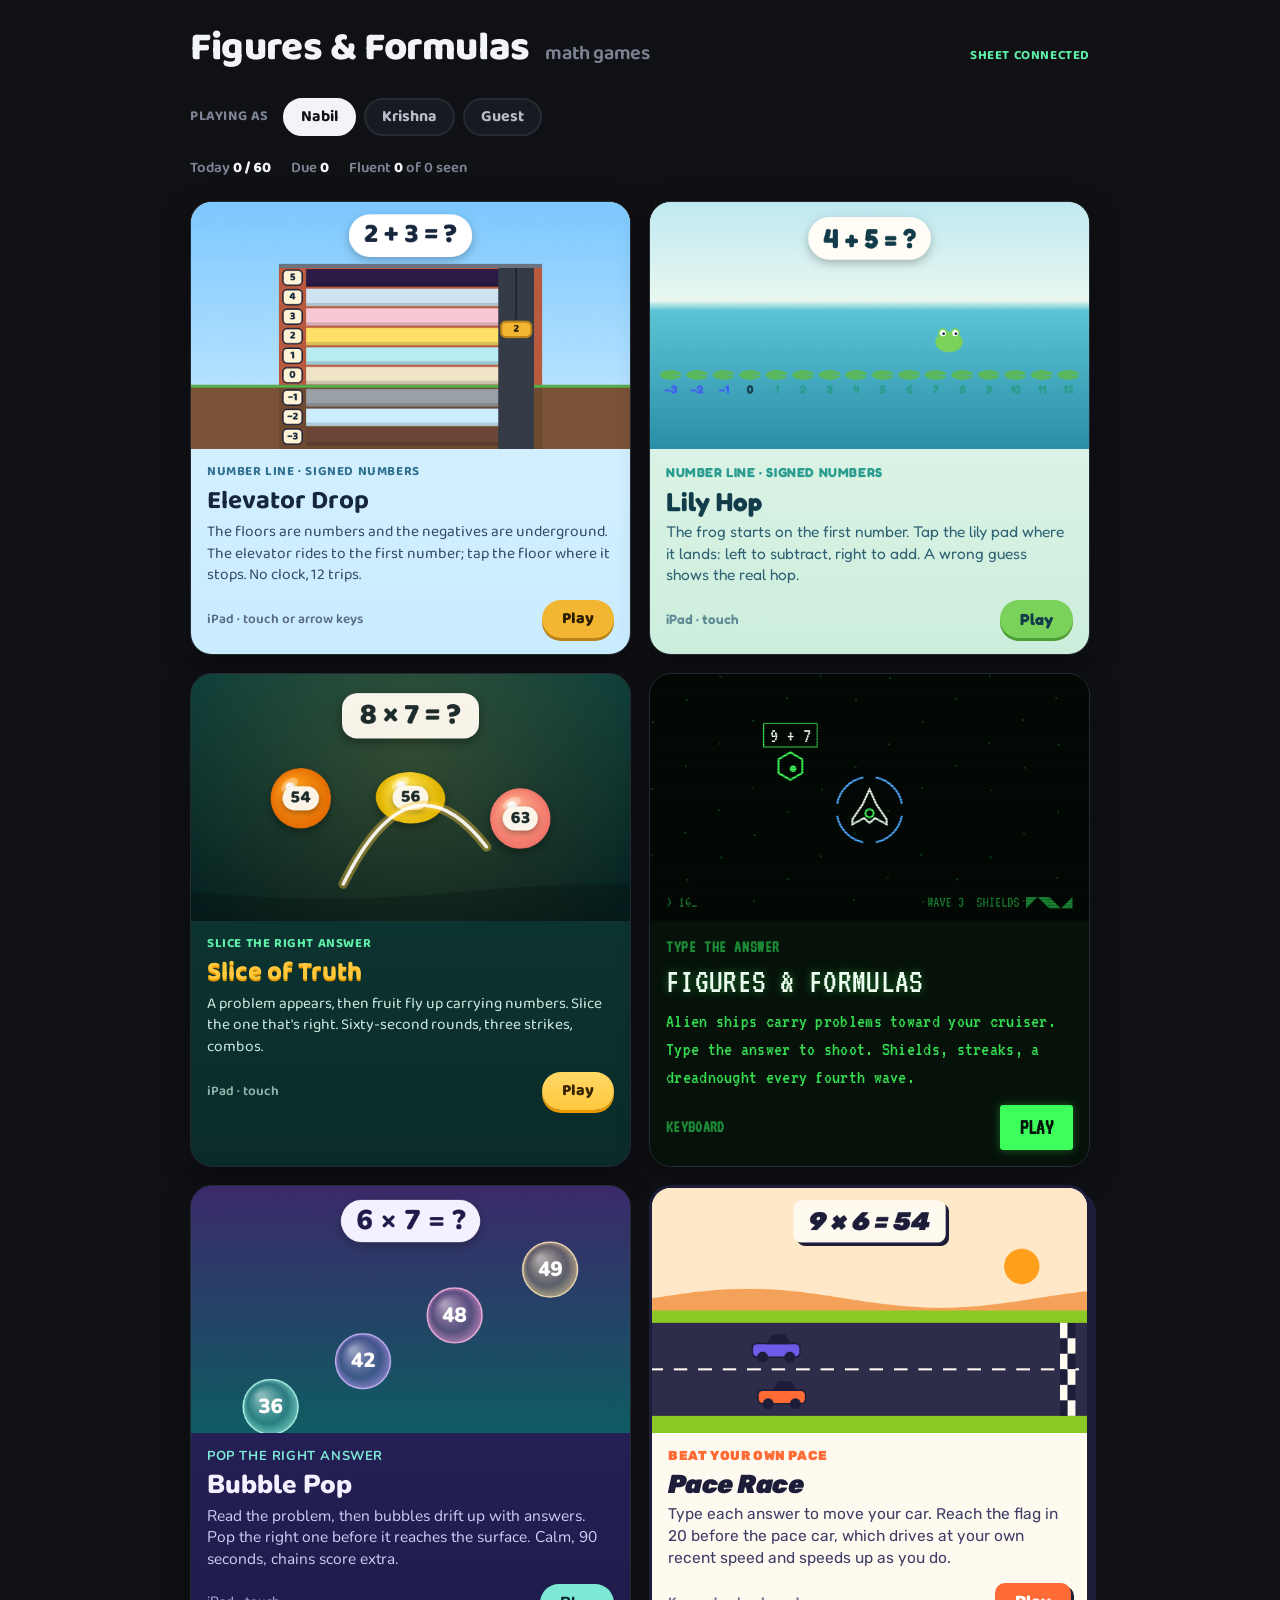
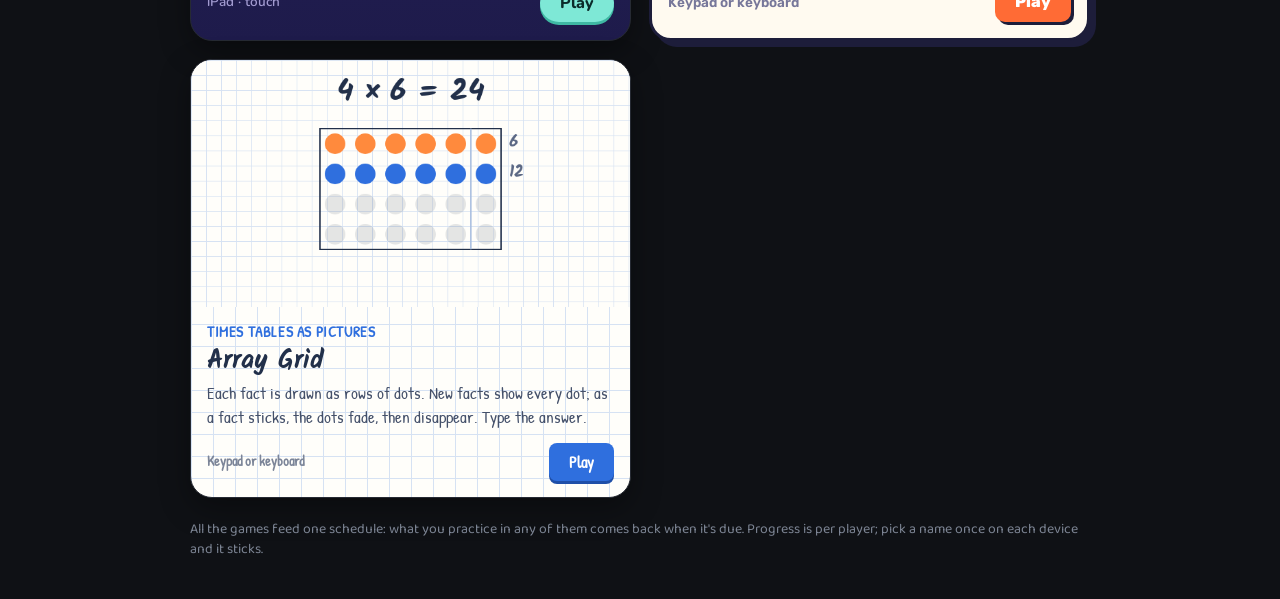
<file: web/index.html>
<!doctype html>
<html lang="en">
<head>
<meta charset="utf-8">
<meta name="viewport" content="width=device-width,initial-scale=1,viewport-fit=cover">
<title>Figures &amp; Formulas</title>
<meta name="description" content="Math fluency games on one spaced-repetition scheduler.">
<meta name="theme-color" content="#0f1115">
<meta name="apple-mobile-web-app-capable" content="yes">
<meta name="apple-mobile-web-app-status-bar-style" content="black-translucent">
<meta name="apple-mobile-web-app-title" content="Figures">
<link rel="manifest" href="manifest.webmanifest">
<link rel="icon" href="icons/icon-192.png">
<link rel="apple-touch-icon" href="icons/apple-touch-icon.png">
<link rel="preconnect" href="https://fonts.googleapis.com">
<link rel="preconnect" href="https://fonts.gstatic.com" crossorigin>
<link rel="stylesheet" href="https://fonts.googleapis.com/css2?family=Baloo+2:wght@600;700;800&family=VT323&family=Fredoka:wght@600;700&family=Nunito:wght@800;900&family=Rubik:ital,wght@0,700;0,900;1,900&family=Kalam:wght@700&family=Patrick+Hand&display=swap">
<style>
/* Layout: a calm neutral launcher. The page itself has no game styling; each card is a poster in its own game's look. */
:root{
  --bg:#0f1115; --surface:#171a21; --line:#262a33; --fg:#f2f4f8; --fg-soft:#b7bdc9; --fg-dim:#7d8594; --accent:#ffc83d;
  --font:'Baloo 2',ui-rounded,'SF Pro Rounded',system-ui,-apple-system,'Segoe UI',sans-serif;
  --pixel:'VT323','Courier New',ui-monospace,monospace;
  color-scheme:dark;
}
*{box-sizing:border-box}
[hidden]{display:none!important}
html{padding-top:env(safe-area-inset-top,0px);padding-bottom:env(safe-area-inset-bottom,0px)}
body{margin:0;background:var(--bg);color:var(--fg);font-family:var(--font);font-size:17px;line-height:1.4;
  padding-left:max(16px,env(safe-area-inset-left,0px));padding-right:max(16px,env(safe-area-inset-right,0px));padding-block:20px 40px;
  -webkit-tap-highlight-color:transparent}
.wrap{max-width:900px;margin:0 auto;display:flex;flex-direction:column;gap:22px;min-width:0}
header{display:flex;flex-wrap:wrap;justify-content:space-between;align-items:baseline;gap:8px 16px}
h1{margin:0;font-size:clamp(28px,5vw,40px);font-weight:800;letter-spacing:-.01em;text-wrap:balance}
h1 small{font-weight:600;color:var(--fg-dim);font-size:.5em;margin-left:8px}
.sync{font-size:13px;font-weight:700;letter-spacing:.6px;color:var(--fg-dim);text-transform:uppercase}
.sync.ok{color:#5ef0a8}
.who{display:flex;flex-wrap:wrap;align-items:center;gap:10px 14px}
.who .label{color:var(--fg-dim);font-weight:700;font-size:14px;text-transform:uppercase;letter-spacing:.6px}
.players{display:flex;gap:8px;flex-wrap:wrap}
.players button{font:inherit;font-weight:700;font-size:16px;border:2px solid var(--line);background:var(--surface);color:var(--fg-soft);border-radius:999px;padding:6px 16px;cursor:pointer}
.players button.on{background:var(--fg);color:var(--bg);border-color:var(--fg)}
.players button:focus-visible,.card:focus-visible{outline:3px solid var(--accent);outline-offset:3px}
.strip{display:flex;flex-wrap:wrap;gap:6px 20px;color:var(--fg-dim);font-size:15px;font-weight:600;font-variant-numeric:tabular-nums}
.strip b{color:var(--fg);font-weight:800}
.linkish{font:inherit;font-weight:700;color:var(--fg-soft);background:none;border:0;padding:0;text-decoration:underline;cursor:pointer}
.cards{display:grid;grid-template-columns:repeat(auto-fit,minmax(300px,1fr));gap:18px}
.card{display:flex;flex-direction:column;border-radius:22px;overflow:hidden;text-decoration:none;color:inherit;background:var(--surface);border:1px solid var(--line);
  box-shadow:0 10px 30px rgba(0,0,0,.35);transition:transform .12s,box-shadow .12s;min-width:0}
.card:hover{transform:translateY(-3px);box-shadow:0 16px 40px rgba(0,0,0,.45)}
.card canvas{display:block;width:100%;height:auto;aspect-ratio:16/9;max-width:100%}
.card .body{padding:14px 16px 16px;display:flex;flex-direction:column;gap:6px}
.card .kicker{font-size:13px;font-weight:700;letter-spacing:.6px;text-transform:uppercase}
.card h2{margin:0;font-size:26px;line-height:1.05;text-wrap:balance}
.card p{margin:0;color:var(--fg-soft);font-size:15.5px}
.card .foot{display:flex;justify-content:space-between;align-items:center;margin-top:8px}
.card .meta{color:var(--fg-dim);font-size:13.5px;font-weight:600}
.play{font:inherit;font-weight:800;font-size:16px;border:0;border-radius:999px;padding:8px 20px;cursor:pointer}
/* poster-specific */
.card.shooter{background:#06110a}
.card.shooter .body{font-family:var(--pixel);font-size:21px;letter-spacing:.3px}
.card.shooter .kicker{color:#1c8a36;font-family:var(--pixel);font-size:17px}
.card.shooter h2{font-family:var(--pixel);font-weight:400;font-size:34px;color:#eefff1;text-shadow:0 0 8px rgba(61,255,92,.45)}
.card.shooter p{color:#3dff5c;opacity:.85;font-size:20px}
.card.shooter .meta{color:#1c8a36;font-size:17px}
.card.shooter .play{background:#3dff5c;color:#06110a;font-family:var(--pixel);font-size:21px;border-radius:3px;box-shadow:0 0 10px rgba(61,255,92,.35)}
.card.slice{background:linear-gradient(180deg,#0e3c39,#0a2b29)}
.card.slice .kicker{color:#5ef0a8}
.card.slice h2{color:#ffc83d;text-shadow:0 2px 0 #e89a00}
.card.slice p{color:#cfe8df}
.card.slice .meta{color:#8fb8ad}
.card.slice .play{background:linear-gradient(180deg,#ffd866,#ffc83d);color:#3a2500;box-shadow:0 3px 0 #e89a00}
.card.hop{background:linear-gradient(180deg,#e9f8ef,#cdeedd);font-family:Fredoka,var(--font)}
.card.hop .kicker{color:#2a9d8f}.card.hop h2{color:#123c4a;font-weight:700}.card.hop p{color:#2f6273}.card.hop .meta{color:#5d8a95}
.card.hop .play{background:#7bd25b;color:#123c4a;box-shadow:0 3px 0 #4e9e35}
.card.bubbles{background:linear-gradient(180deg,#2a2560,#1e1b4b);font-family:Nunito,var(--font)}
.card.bubbles .kicker{color:#7ee8d6}.card.bubbles h2{color:#f4f0ff;font-weight:900}.card.bubbles p{color:#d4ccf5}.card.bubbles .meta{color:#a29bd0}
.card.bubbles .play{background:#7ee8d6;color:#0b2b2a;box-shadow:0 3px 0 #3fb8a3}
.card.race{background:#fffaf0;border:3px solid #1d1d3a;box-shadow:6px 6px 0 #1d1d3a;font-family:Rubik,var(--font)}
.card.race .kicker{color:#ff6b35;font-weight:900}.card.race h2{color:#1d1d3a;font-style:italic;font-weight:900;letter-spacing:-.02em}.card.race p{color:#3e3e66}.card.race .meta{color:#77779a}
.card.race .play{background:#ff6b35;color:#fff;border-radius:10px;box-shadow:3px 3px 0 #1d1d3a}
.card.arrays{background:#fffefa;background-image:linear-gradient(#d6e2f3 1px,transparent 1px),linear-gradient(90deg,#d6e2f3 1px,transparent 1px);background-size:22px 22px;font-family:"Patrick Hand",var(--font)}
.card.arrays .kicker{color:#2f6fde;font-size:15px}.card.arrays h2{color:#22304a;font-family:Kalam,var(--font);font-weight:700}.card.arrays p{color:#44506a;font-size:17px}.card.arrays .meta{color:#7c8598}
.card.arrays .play{background:#2f6fde;color:#fff;border-radius:8px;box-shadow:0 3px 0 #1f4fa8}
.card.elevator{background:linear-gradient(180deg,#dff3ff,#c9ecff)}
.card.elevator .kicker{color:#2f6f8f}.card.elevator h2{color:#16263d}.card.elevator p{color:#33496a}.card.elevator .meta{color:#5a6b82}
.card.elevator .play{background:#f2b632;color:#2b1d00;box-shadow:0 3px 0 #b9821a}
.soon{border-style:dashed;opacity:.7;align-items:center;justify-content:center;min-height:200px;color:var(--fg-dim);font-weight:700;text-align:center;padding:20px}
footer{color:var(--fg-dim);font-size:14px}
footer a{color:var(--fg-soft)}
@media (prefers-reduced-motion:reduce){.card{transition:none}}
</style>
</head>
<body>
<div class="wrap">
  <header>
    <h1>Figures &amp; Formulas <small>math games</small></h1>
    <span id="hudSync" class="sync">LOCAL</span>
  </header>

  <div class="who">
    <span class="label">Playing as</span>
    <div class="players" id="players"></div>
  </div>
  <div class="strip" id="strip"></div>

  <section class="cards">
    <a class="card elevator" href="elevator/">
      <canvas data-preview="elevator" width="640" height="360" aria-hidden="true"></canvas>
      <div class="body">
        <span class="kicker">Number line · signed numbers</span>
        <h2>Elevator Drop</h2>
        <p>The floors are numbers and the negatives are underground. The elevator rides to the first number; tap the floor where it stops. No clock, 12 trips.</p>
        <div class="foot"><span class="meta">iPad · touch or arrow keys</span><span class="play">Play</span></div>
      </div>
    </a>
    <a class="card hop" href="hop/">
      <canvas data-preview="hop" width="640" height="360" aria-hidden="true"></canvas>
      <div class="body">
        <span class="kicker">Number line · signed numbers</span>
        <h2>Lily Hop</h2>
        <p>The frog starts on the first number. Tap the lily pad where it lands: left to subtract, right to add. A wrong guess shows the real hop.</p>
        <div class="foot"><span class="meta">iPad · touch</span><span class="play">Play</span></div>
      </div>
    </a>
    <a class="card slice" href="slice/">
      <canvas data-preview="slice" width="640" height="360" aria-hidden="true"></canvas>
      <div class="body">
        <span class="kicker">Slice the right answer</span>
        <h2>Slice of Truth</h2>
        <p>A problem appears, then fruit fly up carrying numbers. Slice the one that's right. Sixty-second rounds, three strikes, combos.</p>
        <div class="foot"><span class="meta">iPad · touch</span><span class="play">Play</span></div>
      </div>
    </a>
    <a class="card shooter" href="shooter/">
      <canvas data-preview="shooter" width="640" height="360" aria-hidden="true"></canvas>
      <div class="body">
        <span class="kicker">TYPE THE ANSWER</span>
        <h2>FIGURES &amp; FORMULAS</h2>
        <p>Alien ships carry problems toward your cruiser. Type the answer to shoot. Shields, streaks, a dreadnought every fourth wave.</p>
        <div class="foot"><span class="meta">KEYBOARD</span><span class="play">PLAY</span></div>
      </div>
    </a>
    <a class="card bubbles" href="bubbles/">
      <canvas data-preview="bubbles" width="640" height="360" aria-hidden="true"></canvas>
      <div class="body">
        <span class="kicker">Pop the right answer</span>
        <h2>Bubble Pop</h2>
        <p>Read the problem, then bubbles drift up with answers. Pop the right one before it reaches the surface. Calm, 90 seconds, chains score extra.</p>
        <div class="foot"><span class="meta">iPad · touch</span><span class="play">Play</span></div>
      </div>
    </a>
    <a class="card race" href="race/">
      <canvas data-preview="race" width="640" height="360" aria-hidden="true"></canvas>
      <div class="body">
        <span class="kicker">Beat your own pace</span>
        <h2>Pace Race</h2>
        <p>Type each answer to move your car. Reach the flag in 20 before the pace car, which drives at your own recent speed and speeds up as you do.</p>
        <div class="foot"><span class="meta">Keypad or keyboard</span><span class="play">Play</span></div>
      </div>
    </a>
    <a class="card arrays" href="arrays/">
      <canvas data-preview="arrays" width="640" height="360" aria-hidden="true"></canvas>
      <div class="body">
        <span class="kicker">Times tables as pictures</span>
        <h2>Array Grid</h2>
        <p>Each fact is drawn as rows of dots. New facts show every dot; as a fact sticks, the dots fade, then disappear. Type the answer.</p>
        <div class="foot"><span class="meta">Keypad or keyboard</span><span class="play">Play</span></div>
      </div>
    </a>
  </section>

  <footer>All the games feed one schedule: what you practice in any of them comes back when it's due. Progress is per player; pick a name once on each device and it sticks.</footer>
</div>

<script src="config.js?v=__BUILD__"></script>
<script src="js/facts.js?v=__BUILD__"></script>
<script src="js/scheduler.js?v=__BUILD__"></script>
<script src="js/store.js?v=__BUILD__"></script>
<script src="js/player.js?v=__BUILD__"></script>
<script>
(function () {
  'use strict';
  const $ = s => document.querySelector(s);
  const { PLAYERS, cap } = FF.player;
  let player = FF.player.current();
  function render() {
    $('#players').innerHTML = PLAYERS.map(p => `<button data-p="${p}" class="${p === player ? 'on' : ''}">${cap(p)}</button>`).join('');
    $('#players').querySelectorAll('button').forEach(b => b.onclick = () => { player = b.dataset.p; FF.player.set(player); render(); });
    const guest = FF.player.isGuest(player);
    const S = FF.store.LocalStore.load(player, FF.player.FIRST);
    const sched = new FF.Scheduler(FF.facts, S, {});
    const cards = Object.values(S.cards), fluent = cards.filter(c => c.stage === 'fluent').length;
    const n = sched.todayCount(), g = S.settings.goal;
    $('#strip').innerHTML = `<span>Today <b>${n}${n >= g ? ' ✓' : ' / ' + g}</b></span><span>Due <b>${sched.dueCount()}</b></span><span>Fluent <b>${fluent}</b> of ${cards.length} seen</span>${S.synced ? `<span>Synced <b>${new Date(S.synced).toLocaleDateString()}</b></span>` : ''}${guest ? `<span>Guest: saved on this device only · <button class="linkish" id="fresh">Start fresh</button></span>` : ''}`;
    if (guest) $('#fresh').onclick = () => { if (confirm('Clear guest progress on this device?')) { FF.store.LocalStore.clear(player, FF.player.FIRST); render(); } };
    const sheet = !!(window.FF_CONFIG && FF_CONFIG.endpoint) && !guest;
    $('#hudSync').textContent = sheet ? 'Sheet connected' : guest ? 'Guest · not synced' : 'Local only'; $('#hudSync').className = 'sync ' + (sheet ? 'ok' : '');
  }
  render();

  /* ---- posters: each drawn in its game's own idiom ---- */
  const reduce = matchMedia('(prefers-reduced-motion: reduce)').matches;
  function roundRect(c, x, y, w, h, r) { c.beginPath(); c.moveTo(x + r, y); c.arcTo(x + w, y, x + w, y + h, r); c.arcTo(x + w, y + h, x, y + h, r); c.arcTo(x, y + h, x, y, r); c.arcTo(x, y, x + w, y, r); c.closePath(); }

  // Slice of Truth: orchard sky, pinned question, glossy fruit with number labels, a blade trail
  const FRUIT = [
    { skin: '#2b9348', skin2: '#1b5e20', stripes: true }, { skin: '#ff9f1c', skin2: '#e36a00' }, { skin: '#ef233c', skin2: '#9d0208', leaf: true }, { skin: '#ffe14d', skin2: '#e0b400', lemon: true }, { skin: '#8e44ad', skin2: '#4a1a6b' }, { skin: '#ffad8a', skin2: '#f07167' }
  ];
  function fruit(c, k, r) {
    c.save(); c.shadowColor = 'rgba(0,0,0,.35)'; c.shadowBlur = 14; c.shadowOffsetY = 6;
    const g = c.createRadialGradient(-r * .35, -r * .4, r * .1, 0, 0, r * 1.05); g.addColorStop(0, '#fff'); g.addColorStop(.12, k.skin); g.addColorStop(1, k.skin2); c.fillStyle = g;
    c.beginPath(); if (k.lemon) c.ellipse(0, 0, r * 1.15, r * .85, 0, 0, Math.PI * 2); else c.arc(0, 0, r, 0, Math.PI * 2); c.fill(); c.shadowColor = 'transparent';
    if (k.stripes) { c.strokeStyle = k.skin2; c.lineWidth = r * .1; for (let i = -2; i <= 2; i++) { c.beginPath(); c.ellipse(i * r * .32, 0, r * .12, r * .9, 0, -Math.PI / 2, Math.PI / 2); c.stroke(); } }
    if (k.leaf) { c.fillStyle = '#52b788'; c.beginPath(); c.ellipse(r * .35, -r * .95, r * .28, r * .13, -.4, 0, Math.PI * 2); c.fill(); }
    c.fillStyle = 'rgba(255,255,255,.35)'; c.beginPath(); c.ellipse(-r * .35, -r * .45, r * .32, r * .18, -.6, 0, Math.PI * 2); c.fill(); c.restore();
  }
  function label(c, x, y, text, fs) { c.font = '800 ' + fs + 'px ' + getComputedStyle(document.documentElement).getPropertyValue('--font'); c.textAlign = 'center'; c.textBaseline = 'middle';
    const w = c.measureText(text).width + fs * .9, h = fs * 1.35; c.save(); c.shadowColor = 'rgba(0,0,0,.35)'; c.shadowBlur = 8; c.shadowOffsetY = 3; c.fillStyle = 'rgba(255,250,240,.96)'; roundRect(c, x - w / 2, y - h / 2, w, h, h / 2); c.fill(); c.restore(); c.fillStyle = '#1d2b2a'; c.fillText(text, x, y + fs * .06); }
  function drawSlice(c, W, H, t) {
    const g = c.createLinearGradient(0, 0, 0, H); g.addColorStop(0, '#0b3d3a'); g.addColorStop(1, '#06201f'); c.fillStyle = g; c.fillRect(0, 0, W, H);
    const rg = c.createRadialGradient(W * .5, H * .3, 10, W * .5, H * .3, W * .6); rg.addColorStop(0, 'rgba(255,200,61,.16)'); rg.addColorStop(1, 'rgba(255,200,61,0)'); c.fillStyle = rg; c.fillRect(0, 0, W, H);
    c.fillStyle = 'rgba(0,0,0,.2)'; c.beginPath(); c.moveTo(0, H); for (let x = 0; x <= W; x += 16) c.lineTo(x, H * .88 + Math.sin(x / W * 5) * H * .03); c.lineTo(W, H); c.fill();
    // pinned question
    c.font = '800 44px ' + getComputedStyle(document.documentElement).getPropertyValue('--font'); c.textAlign = 'center'; c.textBaseline = 'middle';
    const q = '8 × 7 = ?', qw = c.measureText(q).width + 52, qh = 66; c.save(); c.shadowColor = 'rgba(0,0,0,.4)'; c.shadowBlur = 16; c.shadowOffsetY = 5; c.fillStyle = 'rgba(255,250,240,.97)'; roundRect(c, W / 2 - qw / 2, 28, qw, qh, 22); c.fill(); c.restore(); c.fillStyle = '#1d2b2a'; c.fillText(q, W / 2, 28 + qh / 2 + 3);
    // three fruit on gentle arcs, phase-shifted; the middle one carries the answer
    const vals = ['54', '56', '63'];
    [0, 1, 2].forEach(i => { const k = (t / 3200 + i * .12) % 1, x = W * (0.25 + i * .25), y = H + 40 - Math.sin(k * Math.PI) * (H * .62), r = 44;
      c.save(); c.translate(x, y); c.rotate((k - .5) * .8); fruit(c, FRUIT[(i * 2 + 1) % FRUIT.length], r); c.restore(); label(c, x, y, vals[i], 26); });
    // blade trail
    const s = (t / 1400) % 1; c.lineCap = 'round'; for (let pass = 0; pass < 2; pass++) { c.strokeStyle = pass ? 'rgba(255,255,255,.9)' : 'rgba(255,200,61,.4)'; c.lineWidth = pass ? 5 : 14; c.beginPath(); c.moveTo(W * .3 + s * 30, H * .85); c.quadraticCurveTo(W * .5, H * .3, W * .72 - s * 30, H * .7); c.stroke(); }
  }
  // Figures & Formulas: phosphor screen, cruiser with corner shields, a hex drone with a problem, scanlines
  function drawShooter(c, W, H, t) {
    const pixel = getComputedStyle(document.documentElement).getPropertyValue('--pixel');
    c.fillStyle = '#030904'; c.fillRect(0, 0, W, H); c.fillStyle = '#0d3a19'; for (let i = 0; i < 50; i++) c.fillRect((i * 197) % W, (i * 131) % H, 3, 3);
    c.save(); c.translate(W / 2, H * .55); c.lineWidth = 3; [-3 * Math.PI / 4, -Math.PI / 4, 3 * Math.PI / 4, Math.PI / 4].forEach(a => { c.strokeStyle = '#4fa8ff'; c.beginPath(); c.arc(0, 0, 48, a - .6, a + .6); c.stroke(); });
    c.strokeStyle = '#eefff1'; c.fillStyle = '#030904'; c.lineWidth = 3; c.beginPath(); c.moveTo(0, -30); c.lineTo(10, -8); c.lineTo(25, 14); c.lineTo(25, 21); c.lineTo(8, 12); c.lineTo(0, 19); c.lineTo(-8, 12); c.lineTo(-25, 21); c.lineTo(-25, 14); c.lineTo(-10, -8); c.closePath(); c.fill(); c.stroke();
    c.strokeStyle = '#3dff5c'; c.beginPath(); c.arc(0, 5, 6, 0, Math.PI * 2); c.stroke(); c.restore();
    const k = (t / 2600) % 1, ex = 70 + (W / 2 - 70) * k, ey = 60 + (H * .55 - 60) * k;
    c.strokeStyle = '#3dff5c'; c.lineWidth = 3; c.fillStyle = '#030904'; c.beginPath(); for (let i = 0; i < 6; i++) { const a = i * Math.PI / 3 + Math.PI / 6; c.lineTo(ex + Math.cos(a) * 20, ey + Math.sin(a) * 20); } c.closePath(); c.fill(); c.stroke();
    c.fillStyle = '#3dff5c'; c.beginPath(); c.arc(ex + 4, ey + 4, 5, 0, Math.PI * 2); c.fill();
    c.font = '30px ' + pixel; c.textAlign = 'center'; c.textBaseline = 'middle'; const p = '9 + 7', pw = c.measureText(p).width + 18; c.fillStyle = '#030904'; c.fillRect(ex - pw / 2, ey - 62, pw, 34); c.strokeStyle = '#3dff5c'; c.lineWidth = 1.5; c.strokeRect(ex - pw / 2, ey - 62, pw, 34); c.fillStyle = '#eefff1'; c.fillText(p, ex, ey - 44);
    if (k > .55) { c.strokeStyle = '#eefff1'; c.lineWidth = 4; c.globalAlpha = (k - .55) * 2; c.beginPath(); c.moveTo(W / 2, H * .55); c.lineTo(ex, ey); c.stroke(); c.globalAlpha = 1; }
    c.font = '22px ' + pixel; c.fillStyle = '#1c8a36'; c.textAlign = 'left'; c.fillText('> 16_', 24, H - 28); c.textAlign = 'right'; c.fillText('WAVE 3  SHIELDS ◤◥◣◢', W - 24, H - 28);
    c.fillStyle = 'rgba(0,0,0,.28)'; for (let y = 0; y < H; y += 4) c.fillRect(0, y, W, 2);
  }
  function rr2(c, x, y, w, h, r) { c.beginPath(); c.moveTo(x + r, y); c.arcTo(x + w, y, x + w, y + h, r); c.arcTo(x + w, y + h, x, y + h, r); c.arcTo(x, y + h, x, y, r); c.arcTo(x, y, x + w, y, r); c.closePath(); }
  function card(c, x, y, text, font, bg, fg, shadow) { c.font = font; c.textAlign = 'center'; c.textBaseline = 'middle'; const w = c.measureText(text).width + 44, h = 62;
    c.save(); if (shadow) { c.fillStyle = shadow; rr2(c, x - w / 2 + 5, y + 5, w, h, 12); c.fill(); } else { c.shadowColor = 'rgba(0,0,0,.25)'; c.shadowBlur = 14; c.shadowOffsetY = 5; } c.fillStyle = bg; rr2(c, x - w / 2, y, w, h, shadow ? 12 : h / 2); c.fill(); c.restore(); c.fillStyle = fg; c.fillText(text, x, y + h / 2 + 2); }
  // Lily Hop: pond, pads -3..12, frog arcing from 4 toward 9
  function drawHop(c, W, H, t) {
    const g = c.createLinearGradient(0, 0, 0, H); g.addColorStop(0, '#bfe9f2'); g.addColorStop(.4, '#e9f8ef'); g.addColorStop(.44, '#5cc4d6'); g.addColorStop(1, '#2b8ea8'); c.fillStyle = g; c.fillRect(0, 0, W, H);
    card(c, W / 2, 22, '4 + 5 = ?', '700 40px Fredoka, sans-serif', '#fffdf6', '#123c4a');
    const lo = -3, hi = 12, y = H * .7, px = n => 30 + (n - lo) * (W - 60) / (hi - lo);
    for (let n = lo; n <= hi; n++) { c.fillStyle = '#5cb85c'; c.beginPath(); c.ellipse(px(n), y, 16, 7, 0, .25, Math.PI * 2 - .05); c.lineTo(px(n), y); c.fill();
      c.font = '700 17px Fredoka, sans-serif'; c.textAlign = 'center'; c.fillStyle = n < 0 ? '#4361ee' : n > 0 ? '#2a9d8f' : '#123c4a'; c.fillText(String(n).replace('-', '−'), px(n), y + 22); }
    const k = (t / 2400) % 1, step = Math.min(4, Math.floor(k * 6)), f = k * 6 - step, from = 4 + step, to = Math.min(9, from + 1), done = step >= 5;
    const fx = done ? px(9) : px(from) + (px(to) - px(from)) * Math.min(1, f), fy = y - 14 - (done ? 0 : Math.sin(Math.min(1, f) * Math.PI) * 34);
    c.fillStyle = '#7bd25b'; c.beginPath(); c.ellipse(fx, fy, 20, 15, 0, 0, Math.PI * 2); c.fill(); [-9, 9].forEach(e => { c.beginPath(); c.arc(fx + e, fy - 13, 7, 0, Math.PI * 2); c.fill(); c.fillStyle = '#fff'; c.beginPath(); c.arc(fx + e, fy - 13, 4.5, 0, Math.PI * 2); c.fill(); c.fillStyle = '#123'; c.beginPath(); c.arc(fx + e + 1, fy - 12, 2, 0, Math.PI * 2); c.fill(); c.fillStyle = '#7bd25b'; });
  }
  // Elevator Drop: a brick building, each floor its own room (walls only), negatives underground; the car rides from 2 up to 5
  function drawElevator(c, W, H, t) {
    const lo = -3, hi = 5, top = 96, rh = (H - top - 8) / (hi - lo + 1), fy = n => top + (hi - n) * rh + (n < 0 ? 4 : 0), gy = fy(0) + rh;
    const WALL = { 5: '#2b1a46', 4: '#cfe3f2', 3: '#f8c8d4', 2: '#ffe066', 1: '#b6ecf2', 0: '#efe3c8', '-1': '#9aa0a8', '-2': '#cdeeff', '-3': '#6b4636' };
    let g = c.createLinearGradient(0, 0, 0, H); g.addColorStop(0, '#7cc8ff'); g.addColorStop(1, '#c9ecff'); c.fillStyle = g; c.fillRect(0, 0, W, H);
    card(c, W / 2, 18, '2 + 3 = ?', '800 40px "Baloo 2", sans-serif', '#ffffff', '#16263d');
    const bx0 = W * .2, bx1 = W * .8, sx = bx1 - 64;
    c.fillStyle = '#6c7380'; c.fillRect(bx0, top - 6, bx1 - bx0, 6);
    c.fillStyle = '#b85a3e'; c.fillRect(bx0, top, bx1 - bx0, gy - top); c.fillStyle = '#7a5236'; c.fillRect(0, gy, W, H - gy); c.fillStyle = '#6e4a30'; c.fillRect(bx0, gy, bx1 - bx0, H - gy);
    c.fillStyle = '#55b04a'; c.fillRect(0, gy, W, 4);
    const k = (t / 3600) % 1, e = k < .3 ? 0 : k > .7 ? 1 : (1 - Math.cos((k - .3) / .4 * Math.PI)) / 2, at = 2 + 3 * e;
    for (let n = lo; n <= hi; n++) { const y = fy(n); c.fillStyle = WALL[n]; c.fillRect(bx0 + 40, y + 2, sx - bx0 - 40, rh - 3); c.fillStyle = 'rgba(0,0,0,.15)'; c.fillRect(bx0 + 40, y + rh - 6, sx - bx0 - 40, 5);
      if (n === 5 && k > .7) { c.fillStyle = 'rgba(47,191,113,.55)'; c.fillRect(bx0 + 40, y + 2, sx - bx0 - 40, rh - 3); }
      c.fillStyle = '#fff4d6'; c.strokeStyle = '#23233a'; c.lineWidth = 2; rr2(c, bx0 + 6, y + rh / 2 - 11, 28, 22, 6); c.fill(); c.stroke();
      c.font = '800 16px "Baloo 2", sans-serif'; c.textAlign = 'center'; c.textBaseline = 'middle'; c.fillStyle = '#16263d'; c.fillText(String(n).replace('-', '−'), bx0 + 20, y + rh / 2 + 1); }
    c.fillStyle = '#353b46'; c.fillRect(sx, top, 52, H - top);
    const cy = top + (hi - at) * rh; c.fillStyle = '#1d2129'; c.fillRect(sx + 25, top, 2, cy - top);
    c.fillStyle = '#f2b632'; c.strokeStyle = '#b9821a'; c.lineWidth = 3; rr2(c, sx + 4, cy + 3, 44, rh - 6, 7); c.fill(); c.stroke();
    c.font = '800 16px "Baloo 2", sans-serif'; c.fillStyle = '#2b1d00'; c.fillText(String(Math.round(at)), sx + 26, cy + rh / 2 + 1);
  }
  // Bubble Pop: dusk water, problem card, four rising bubbles
  function drawBubbles(c, W, H, t) {
    const g = c.createLinearGradient(0, 0, 0, H); g.addColorStop(0, '#3b2a6b'); g.addColorStop(1, '#0f5c63'); c.fillStyle = g; c.fillRect(0, 0, W, H);
    card(c, W / 2, 20, '6 × 7 = ?', '900 40px Nunito, sans-serif', '#f4f0ff', '#1e1b4b');
    const vals = ['36', '42', '48', '49'], hues = [168, 262, 320, 40];
    vals.forEach((v, i) => { const r = 40, x = W * (.17 + i * .22) + Math.sin(t / 700 + i) * 8, y = H + r - (((t / 5200) + i * .23) % 1) * (H - 70);
      const gr = c.createRadialGradient(x - r * .35, y - r * .4, 4, x, y, r); gr.addColorStop(0, `hsla(${hues[i]},90%,92%,.6)`); gr.addColorStop(.7, `hsla(${hues[i]},80%,70%,.25)`); gr.addColorStop(1, `hsla(${hues[i]},90%,80%,.6)`);
      c.fillStyle = gr; c.beginPath(); c.arc(x, y, r, 0, Math.PI * 2); c.fill(); c.strokeStyle = `hsla(${hues[i]},90%,85%,.9)`; c.lineWidth = 2; c.stroke();
      c.font = '900 30px Nunito, sans-serif'; c.textAlign = 'center'; c.textBaseline = 'middle'; c.fillStyle = '#fff'; c.fillText(v, x, y + 2); });
  }
  // Pace Race: sky, hills, two lanes, cars nose to nose
  function drawRace(c, W, H, t) {
    c.fillStyle = '#ffe8c7'; c.fillRect(0, 0, W, H); c.fillStyle = '#ff9f1c'; c.beginPath(); c.arc(W * .85, H * .32, 26, 0, Math.PI * 2); c.fill();
    c.fillStyle = '#f4a259'; c.beginPath(); c.moveTo(0, H * .52); for (let x = 0; x <= W; x += 20) c.lineTo(x, H * .45 - Math.sin(x / 90) * 14); c.lineTo(W, H * .52); c.fill();
    c.fillStyle = '#8ac926'; c.fillRect(0, H * .5, W, H * .5); c.fillStyle = '#2d2d4a'; c.fillRect(0, H * .55, W, H * .38);
    c.strokeStyle = '#fffaf0'; c.lineWidth = 3; c.setLineDash([20, 16]); c.lineDashOffset = -t / 10; c.beginPath(); c.moveTo(0, H * .74); c.lineTo(W, H * .74); c.stroke(); c.setLineDash([]);
    for (let r = 0; r < 6; r++) for (let k = 0; k < 2; k++) { c.fillStyle = (r + k) % 2 ? '#1d1d3a' : '#fffaf0'; c.fillRect(W - 40 + k * 11.5, H * .55 + r * H * .38 / 6, 11.5, H * .38 / 6); }
    const carAt = (x, y, col) => { c.fillStyle = '#1d1d3a'; rr2(c, x - 36, y - 10, 72, 22, 7); c.fill(); c.fillStyle = col; rr2(c, x - 34, y - 8, 68, 18, 6); c.fill(); c.fillStyle = '#1d1d3a'; c.beginPath(); c.moveTo(x - 14, y - 8); c.lineTo(x - 6, y - 22); c.lineTo(x + 14, y - 22); c.lineTo(x + 22, y - 8); c.fill(); [-20, 20].forEach(w => { c.beginPath(); c.arc(x + w, y + 11, 8, 0, Math.PI * 2); c.fill(); }); };
    const k = (t / 6000) % 1; carAt(80 + k * (W - 200), H * .66, '#6c5ce7'); carAt(80 + Math.min(1, k * 1.08) * (W - 200), H * .85, '#ff6b35');
    card(c, W / 2, 18, '9 × 6 = 54', 'italic 900 38px Rubik, sans-serif', '#fffaf0', '#1d1d3a', '#1d1d3a');
  }
  // Array Grid: graph paper, 4 rows of 6 dots filling in, skip-count down the side
  function drawArrays(c, W, H, t) {
    c.fillStyle = '#fffefa'; c.fillRect(0, 0, W, H); c.strokeStyle = '#d6e2f3'; c.lineWidth = 1; c.beginPath(); for (let x = .5; x < W; x += 22) { c.moveTo(x, 0); c.lineTo(x, H); } for (let y = .5; y < H; y += 22) { c.moveTo(0, y); c.lineTo(W, y); } c.stroke();
    c.font = '700 44px Kalam, sans-serif'; c.textAlign = 'center'; c.textBaseline = 'middle'; c.fillStyle = '#22304a'; c.fillText('4 × 6 = 24', W / 2, 52);
    const s = 44, rows = 4, cols = 6, gx = W / 2 - cols * s / 2, gy = 100, n = Math.floor(((t / 600) % (rows + 2)));
    c.strokeStyle = '#22304a'; c.lineWidth = 2; c.strokeRect(gx, gy, cols * s, rows * s); c.strokeStyle = '#a9bfe0'; c.beginPath(); c.moveTo(gx + 5 * s, gy); c.lineTo(gx + 5 * s, gy + rows * s); c.stroke();
    for (let r = 0; r < rows; r++) { for (let k = 0; k < cols; k++) { c.fillStyle = r < n ? (r % 2 ? '#2f6fde' : '#ff8a3d') : 'rgba(34,48,74,.12)'; c.beginPath(); c.arc(gx + k * s + s / 2, gy + r * s + s / 2, s * .34, 0, Math.PI * 2); c.fill(); }
      if (r < n) { c.font = '700 24px Kalam, sans-serif'; c.textAlign = 'left'; c.fillStyle = r === rows - 1 ? '#2b9348' : '#5b6884'; c.fillText(String((r + 1) * cols), gx + cols * s + 12, gy + r * s + s / 2); } }
  }
  const POSTERS = { slice: drawSlice, shooter: drawShooter, hop: drawHop, elevator: drawElevator, bubbles: drawBubbles, race: drawRace, arrays: drawArrays };
  document.querySelectorAll('canvas[data-preview]').forEach(cv => {
    const c = cv.getContext('2d'), W = cv.width, H = cv.height, fn = POSTERS[cv.dataset.preview] || drawSlice;
    const frame = t => { fn(c, W, H, t); if (!reduce) requestAnimationFrame(frame); };
    requestAnimationFrame(frame);
  });
  if ('serviceWorker' in navigator && location.protocol.startsWith('http')) navigator.serviceWorker.register('sw.js').catch(() => {});
})();
</script>
</body>
</html>
</file>
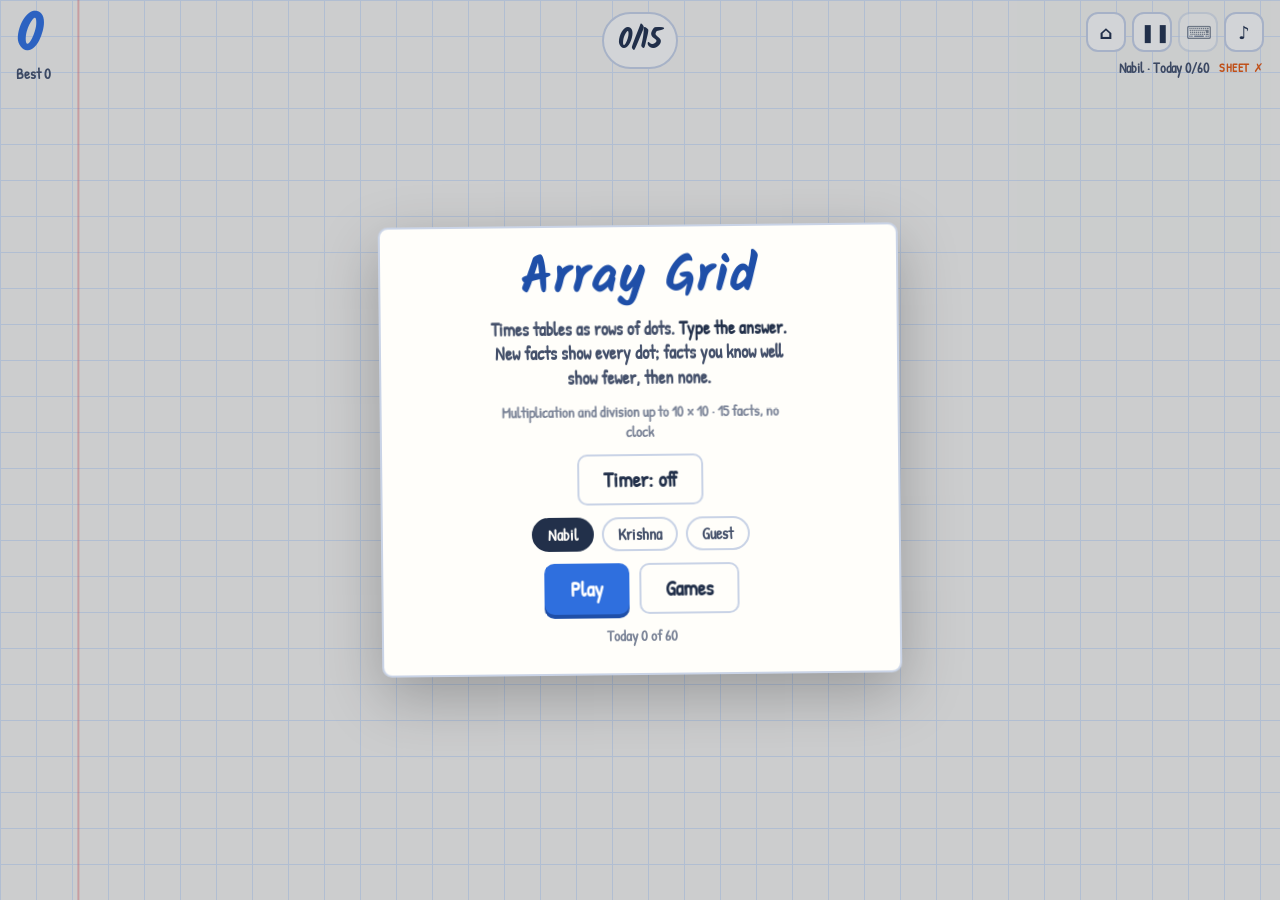
<file: web/arrays/index.html>
<!doctype html>
<html lang="en">
<head>
<meta charset="utf-8">
<meta name="viewport" content="width=device-width,initial-scale=1,viewport-fit=cover,user-scalable=no">
<title>Array Grid</title>
<meta name="description" content="Times tables as dot arrays on graph paper. The dots fade as you learn.">
<meta name="theme-color" content="#f7f5ee">
<meta name="apple-mobile-web-app-capable" content="yes">
<meta name="apple-mobile-web-app-status-bar-style" content="black-translucent">
<link rel="manifest" href="../manifest.webmanifest">
<link rel="icon" href="../icons/icon-192.png">
<link rel="apple-touch-icon" href="../icons/apple-touch-icon.png">
<link rel="preconnect" href="https://fonts.googleapis.com">
<link rel="preconnect" href="https://fonts.gstatic.com" crossorigin>
<link rel="stylesheet" href="https://fonts.googleapis.com/css2?family=Patrick+Hand&family=Kalam:wght@700&display=swap">
<link rel="stylesheet" href="../css/kit.css?v=__BUILD__">
<style>
/* Layout: full-screen graph-paper page; problem written at top in marker; dot array drawn on the grid; keypad at the bottom. Quiet notebook look. */
:root{--bg:#f7f5ee;--ink:#22304a;--ink-soft:#44506a;--ink-dim:#7c8598;--accent:#2f6fde;--accent-ink:#fff;--accent-deep:#1f4fa8;--card:#fffefa;--card-edge:#c9d3e6;--font:"Patrick Hand","Comic Sans MS",ui-rounded,system-ui,sans-serif;--font-num:"Kalam","Patrick Hand",ui-rounded,system-ui,sans-serif;--radius:10px;--scrim:rgba(34,48,74,.2);--tile:#eef2fa;color-scheme:light}
.card{transform:rotate(-.6deg)}.btn{border-radius:10px}.card h1{font-family:var(--font-num)}
</style>
</head>
<body>
<canvas id="stage" class="stage" aria-label="Graph paper with a dot array"></canvas>
<header class="hud">
  <div class="scorebox"><div class="score" id="hudScore">0</div><div class="sub" id="hudSub">Best 0</div></div>
  <div class="mid"><div class="clock" id="hudClock">60</div><div class="sub" id="hudMid"></div></div>
  <div class="right">
    <div class="tools">
      <a class="icon" href="../" title="Back to games" aria-label="Back to games">⌂</a>
      <button class="icon" id="btnPause" title="Pause" aria-label="Pause">❚❚</button>
      <button class="icon" id="btnSound" title="Sound" aria-label="Sound">♪</button>
    </div>
    <div class="meta"><span class="goal" id="hudGoal"></span><span class="sync" id="hudSync">LOCAL</span></div>
  </div>
</header>
<div class="keypad" id="keypad"></div>
<div id="overlay" class="overlay"></div>
<script src="../config.js?v=__BUILD__"></script>
<script src="../js/facts.js?v=__BUILD__"></script>
<script src="../js/scheduler.js?v=__BUILD__"></script>
<script src="../js/store.js?v=__BUILD__"></script>
<script src="../js/player.js?v=__BUILD__"></script>
<script src="../js/sync.js?v=__BUILD__"></script>
<script src="../js/kit.js?v=__BUILD__"></script>
<script src="arrays.js?v=__BUILD__"></script>
</body>
</html>
</file>
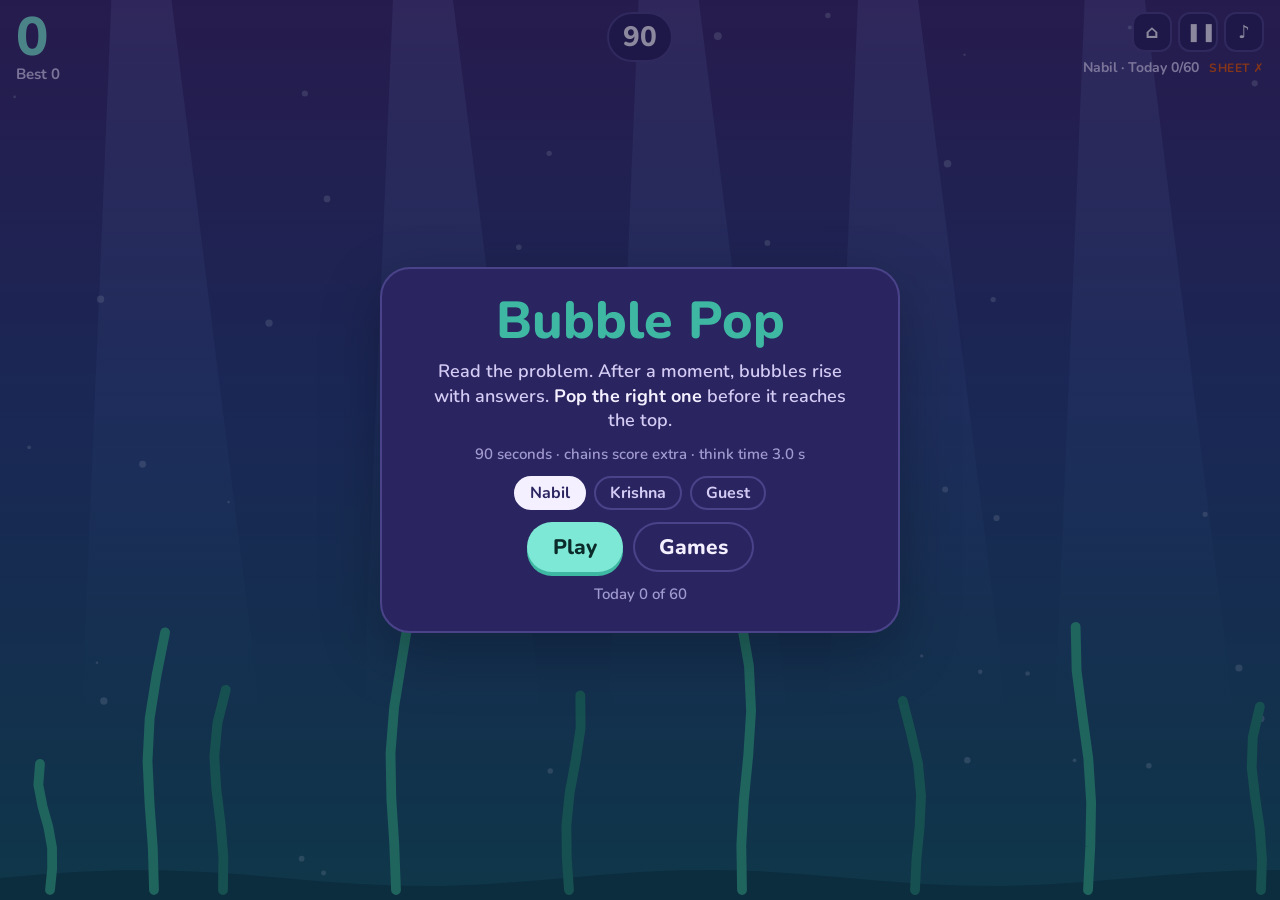
<file: web/bubbles/index.html>
<!doctype html>
<html lang="en">
<head>
<meta charset="utf-8">
<meta name="viewport" content="width=device-width,initial-scale=1,viewport-fit=cover,user-scalable=no">
<title>Bubble Pop</title>
<meta name="description" content="Bubbles drift up carrying answers. Pop the right one.">
<meta name="theme-color" content="#3b2a6b">
<meta name="apple-mobile-web-app-capable" content="yes">
<meta name="apple-mobile-web-app-status-bar-style" content="black-translucent">
<link rel="manifest" href="../manifest.webmanifest">
<link rel="icon" href="../icons/icon-192.png">
<link rel="apple-touch-icon" href="../icons/apple-touch-icon.png">
<link rel="preconnect" href="https://fonts.googleapis.com">
<link rel="preconnect" href="https://fonts.gstatic.com" crossorigin>
<link rel="stylesheet" href="https://fonts.googleapis.com/css2?family=Nunito:wght@600;800;900&display=swap">
<link rel="stylesheet" href="../css/kit.css?v=__BUILD__">
<style>
/* Layout: full-screen deep-water scene; HUD floats on top; pinned question card under it; bubbles rise from the bottom. Calm dusk-purple to teal water. */
:root{--bg:#1e1b4b;--ink:#f4f0ff;--ink-soft:#d4ccf5;--ink-dim:#a29bd0;--accent:#7ee8d6;--accent-ink:#0b2b2a;--accent-deep:#3fb8a3;--card:#2a2560;--card-edge:#4a438a;--font:"Nunito",ui-rounded,system-ui,sans-serif;--radius:30px;--scrim:rgba(15,10,40,.45);--tile:rgba(255,255,255,.06);color-scheme:dark}

</style>
</head>
<body>
<canvas id="stage" class="stage" aria-label="Underwater scene with rising bubbles"></canvas>
<header class="hud">
  <div class="scorebox"><div class="score" id="hudScore">0</div><div class="sub" id="hudSub">Best 0</div></div>
  <div class="mid"><div class="clock" id="hudClock">60</div><div class="sub" id="hudMid"></div></div>
  <div class="right">
    <div class="tools">
      <a class="icon" href="../" title="Back to games" aria-label="Back to games">⌂</a>
      <button class="icon" id="btnPause" title="Pause" aria-label="Pause">❚❚</button>
      <button class="icon" id="btnSound" title="Sound" aria-label="Sound">♪</button>
    </div>
    <div class="meta"><span class="goal" id="hudGoal"></span><span class="sync" id="hudSync">LOCAL</span></div>
  </div>
</header>

<div id="overlay" class="overlay"></div>
<script src="../config.js?v=__BUILD__"></script>
<script src="../js/facts.js?v=__BUILD__"></script>
<script src="../js/scheduler.js?v=__BUILD__"></script>
<script src="../js/store.js?v=__BUILD__"></script>
<script src="../js/player.js?v=__BUILD__"></script>
<script src="../js/sync.js?v=__BUILD__"></script>
<script src="../js/kit.js?v=__BUILD__"></script>
<script src="bubbles.js?v=__BUILD__"></script>
</body>
</html>
</file>
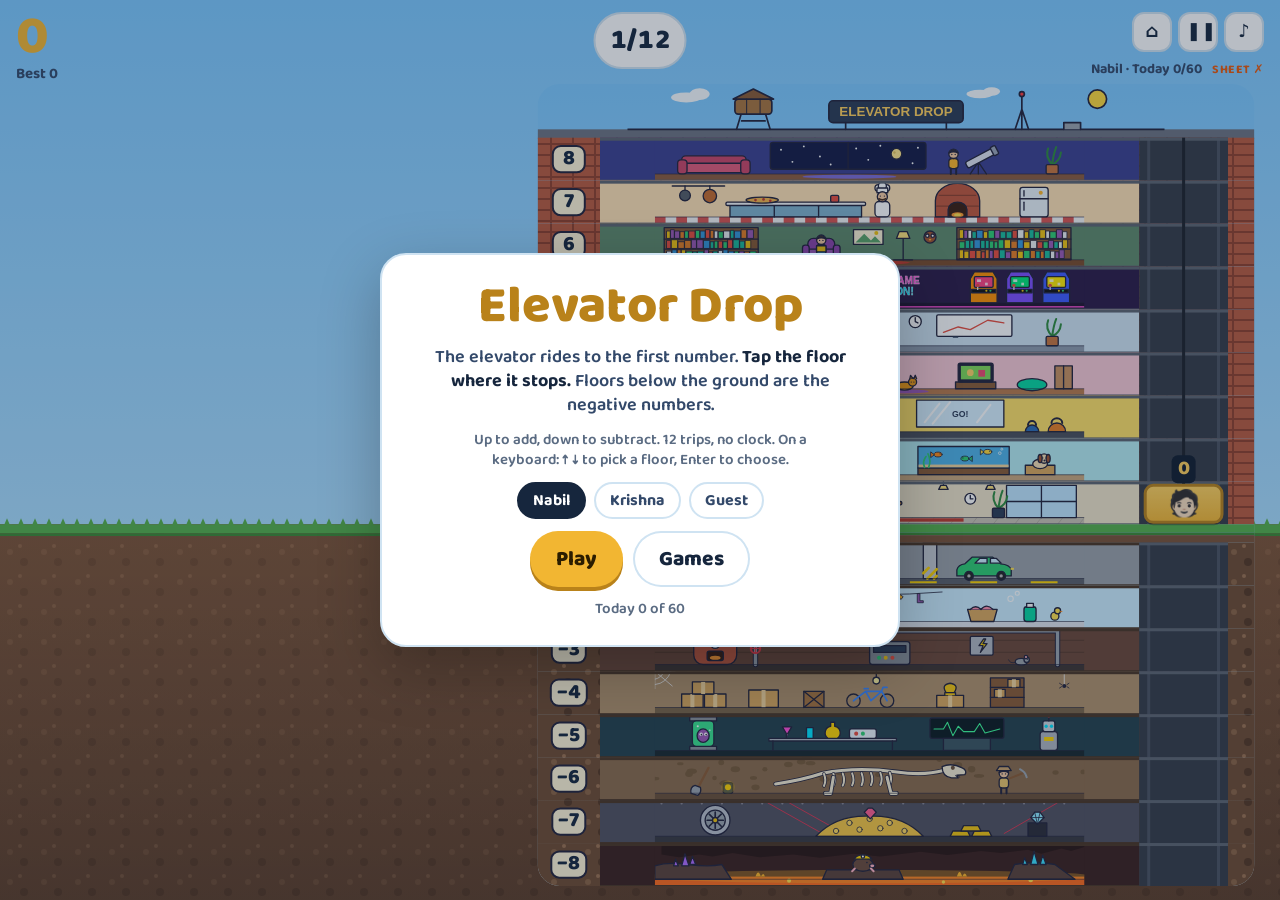
<file: web/elevator/index.html>
<!doctype html>
<html lang="en">
<head>
<meta charset="utf-8">
<meta name="viewport" content="width=device-width,initial-scale=1,viewport-fit=cover,user-scalable=no">
<title>Elevator Drop</title>
<meta name="description" content="An elevator rides a building whose floors are a number line. Tap the floor where it stops.">
<meta name="theme-color" content="#8fd3ff">
<meta name="apple-mobile-web-app-capable" content="yes">
<meta name="apple-mobile-web-app-status-bar-style" content="black-translucent">
<link rel="manifest" href="../manifest.webmanifest">
<link rel="icon" href="../icons/icon-192.png">
<link rel="apple-touch-icon" href="../icons/apple-touch-icon.png">
<link rel="preconnect" href="https://fonts.googleapis.com">
<link rel="preconnect" href="https://fonts.gstatic.com" crossorigin>
<link rel="stylesheet" href="https://fonts.googleapis.com/css2?family=Baloo+2:wght@500;700;800&display=swap">
<link rel="stylesheet" href="../css/kit.css?v=__BUILD__">
<style>
/* Layout: full-screen sky over soil; HUD floats on top; the building (floors = a vertical number line, negatives underground) sits right on wide screens, below the problem on tall ones. */
:root{--bg:#c9ecff;--ink:#16263d;--ink-soft:#33496a;--ink-dim:#5a6b82;--accent:#f2b632;--accent-ink:#2b1d00;--accent-deep:#b9821a;--card:#ffffff;--card-edge:#cfe3f2;--font:"Baloo 2",ui-rounded,system-ui,sans-serif;--radius:26px;--scrim:rgba(22,38,61,.3);--tile:#eef6fc;color-scheme:light}
</style>
</head>
<body>
<canvas id="stage" class="stage" aria-label="A building whose floors are numbers, with an elevator"></canvas>
<header class="hud">
  <div class="scorebox"><div class="score" id="hudScore">0</div><div class="sub" id="hudSub">Best 0</div></div>
  <div class="mid"><div class="clock" id="hudClock">1/12</div><div class="sub" id="hudMid"></div></div>
  <div class="right">
    <div class="tools">
      <a class="icon" href="../" title="Back to games" aria-label="Back to games">⌂</a>
      <button class="icon" id="btnPause" title="Pause" aria-label="Pause">❚❚</button>
      <button class="icon" id="btnSound" title="Sound" aria-label="Sound">♪</button>
    </div>
    <div class="meta"><span class="goal" id="hudGoal"></span><span class="sync" id="hudSync">LOCAL</span></div>
  </div>
</header>

<div id="overlay" class="overlay"></div>
<script src="../config.js?v=__BUILD__"></script>
<script src="../js/facts.js?v=__BUILD__"></script>
<script src="../js/scheduler.js?v=__BUILD__"></script>
<script src="../js/store.js?v=__BUILD__"></script>
<script src="../js/player.js?v=__BUILD__"></script>
<script src="../js/sync.js?v=__BUILD__"></script>
<script src="../js/kit.js?v=__BUILD__"></script>
<script src="elevator.js?v=__BUILD__"></script>
</body>
</html>
</file>
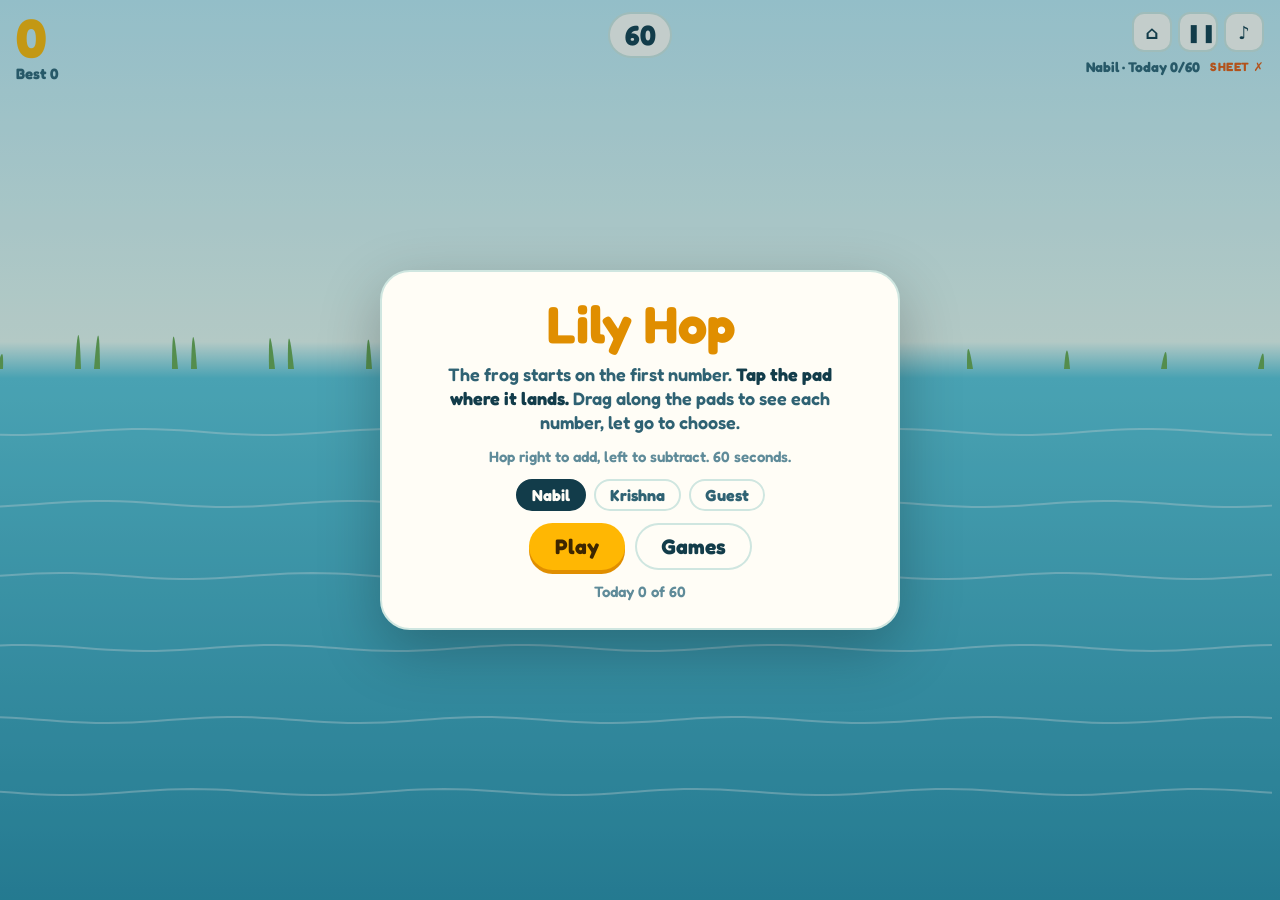
<file: web/hop/index.html>
<!doctype html>
<html lang="en">
<head>
<meta charset="utf-8">
<meta name="viewport" content="width=device-width,initial-scale=1,viewport-fit=cover,user-scalable=no">
<title>Lily Hop</title>
<meta name="description" content="A frog hops along a number line. Tap where it lands.">
<meta name="theme-color" content="#7fd1e6">
<meta name="apple-mobile-web-app-capable" content="yes">
<meta name="apple-mobile-web-app-status-bar-style" content="black-translucent">
<link rel="manifest" href="../manifest.webmanifest">
<link rel="icon" href="../icons/icon-192.png">
<link rel="apple-touch-icon" href="../icons/apple-touch-icon.png">
<link rel="preconnect" href="https://fonts.googleapis.com">
<link rel="preconnect" href="https://fonts.gstatic.com" crossorigin>
<link rel="stylesheet" href="https://fonts.googleapis.com/css2?family=Fredoka:wght@500;600;700&display=swap">
<link rel="stylesheet" href="../css/kit.css?v=__BUILD__">
<style>
/* Layout: full-screen pond; HUD floats on top; the number line of lily pads runs across the middle. Sunny daytime pond, light look. */
:root{--bg:#bfe9f2;--ink:#123c4a;--ink-soft:#2f6273;--ink-dim:#5f8b99;--accent:#ffb703;--accent-ink:#3d2600;--accent-deep:#e08e00;--card:#fffdf6;--card-edge:#cfe6e0;--font:"Fredoka",ui-rounded,system-ui,sans-serif;--radius:30px;--scrim:rgba(18,60,74,.25);--tile:#eef7f4;color-scheme:light}

</style>
</head>
<body>
<canvas id="stage" class="stage" aria-label="A pond with a number line of lily pads"></canvas>
<header class="hud">
  <div class="scorebox"><div class="score" id="hudScore">0</div><div class="sub" id="hudSub">Best 0</div></div>
  <div class="mid"><div class="clock" id="hudClock">60</div><div class="sub" id="hudMid"></div></div>
  <div class="right">
    <div class="tools">
      <a class="icon" href="../" title="Back to games" aria-label="Back to games">⌂</a>
      <button class="icon" id="btnPause" title="Pause" aria-label="Pause">❚❚</button>
      <button class="icon" id="btnSound" title="Sound" aria-label="Sound">♪</button>
    </div>
    <div class="meta"><span class="goal" id="hudGoal"></span><span class="sync" id="hudSync">LOCAL</span></div>
  </div>
</header>

<div id="overlay" class="overlay"></div>
<script src="../config.js?v=__BUILD__"></script>
<script src="../js/facts.js?v=__BUILD__"></script>
<script src="../js/scheduler.js?v=__BUILD__"></script>
<script src="../js/store.js?v=__BUILD__"></script>
<script src="../js/player.js?v=__BUILD__"></script>
<script src="../js/sync.js?v=__BUILD__"></script>
<script src="../js/kit.js?v=__BUILD__"></script>
<script src="hop.js?v=__BUILD__"></script>
</body>
</html>
</file>
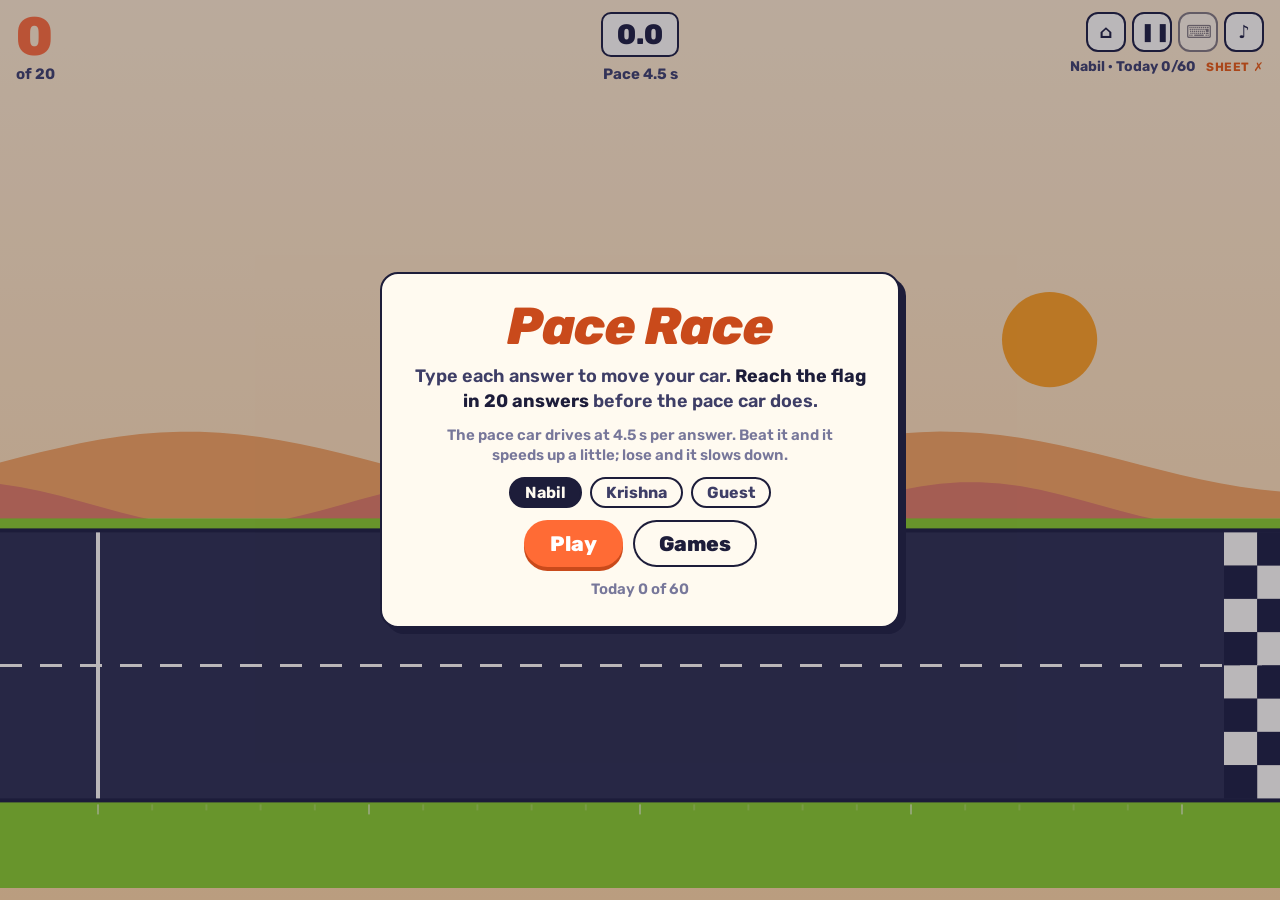
<file: web/race/index.html>
<!doctype html>
<html lang="en">
<head>
<meta charset="utf-8">
<meta name="viewport" content="width=device-width,initial-scale=1,viewport-fit=cover,user-scalable=no">
<title>Pace Race</title>
<meta name="description" content="Type answers to drive. Beat your own pace car.">
<meta name="theme-color" content="#ff6b35">
<meta name="apple-mobile-web-app-capable" content="yes">
<meta name="apple-mobile-web-app-status-bar-style" content="black-translucent">
<link rel="manifest" href="../manifest.webmanifest">
<link rel="icon" href="../icons/icon-192.png">
<link rel="apple-touch-icon" href="../icons/apple-touch-icon.png">
<link rel="preconnect" href="https://fonts.googleapis.com">
<link rel="preconnect" href="https://fonts.gstatic.com" crossorigin>
<link rel="stylesheet" href="https://fonts.googleapis.com/css2?family=Rubik:ital,wght@0,600;0,800;0,900;1,800;1,900&display=swap">
<link rel="stylesheet" href="../css/kit.css?v=__BUILD__">
<style>
/* Layout: full-screen side-view road under a bright sky; pinned problem card at the top; on-screen keypad at the bottom. Flat, bold, poster colors. */
:root{--bg:#ffe8c7;--ink:#1d1d3a;--ink-soft:#3e3e66;--ink-dim:#77779a;--accent:#ff6b35;--accent-ink:#fff;--accent-deep:#c94a1b;--card:#fffaf0;--card-edge:#1d1d3a;--font:"Rubik",system-ui,sans-serif;--radius:18px;--scrim:rgba(29,29,58,.3);--tile:#fff1dc;color-scheme:light}
.card{box-shadow:6px 6px 0 #1d1d3a}.card h1{font-style:italic;letter-spacing:-.02em}.clock{border-radius:10px}
</style>
</head>
<body>
<canvas id="stage" class="stage" aria-label="A race track with your car and a pace car"></canvas>
<header class="hud">
  <div class="scorebox"><div class="score" id="hudScore">0</div><div class="sub" id="hudSub">Best 0</div></div>
  <div class="mid"><div class="clock" id="hudClock">60</div><div class="sub" id="hudMid"></div></div>
  <div class="right">
    <div class="tools">
      <a class="icon" href="../" title="Back to games" aria-label="Back to games">⌂</a>
      <button class="icon" id="btnPause" title="Pause" aria-label="Pause">❚❚</button>
      <button class="icon" id="btnSound" title="Sound" aria-label="Sound">♪</button>
    </div>
    <div class="meta"><span class="goal" id="hudGoal"></span><span class="sync" id="hudSync">LOCAL</span></div>
  </div>
</header>
<div class="keypad" id="keypad"></div>
<div id="overlay" class="overlay"></div>
<script src="../config.js?v=__BUILD__"></script>
<script src="../js/facts.js?v=__BUILD__"></script>
<script src="../js/scheduler.js?v=__BUILD__"></script>
<script src="../js/store.js?v=__BUILD__"></script>
<script src="../js/player.js?v=__BUILD__"></script>
<script src="../js/sync.js?v=__BUILD__"></script>
<script src="../js/kit.js?v=__BUILD__"></script>
<script src="race.js?v=__BUILD__"></script>
</body>
</html>
</file>
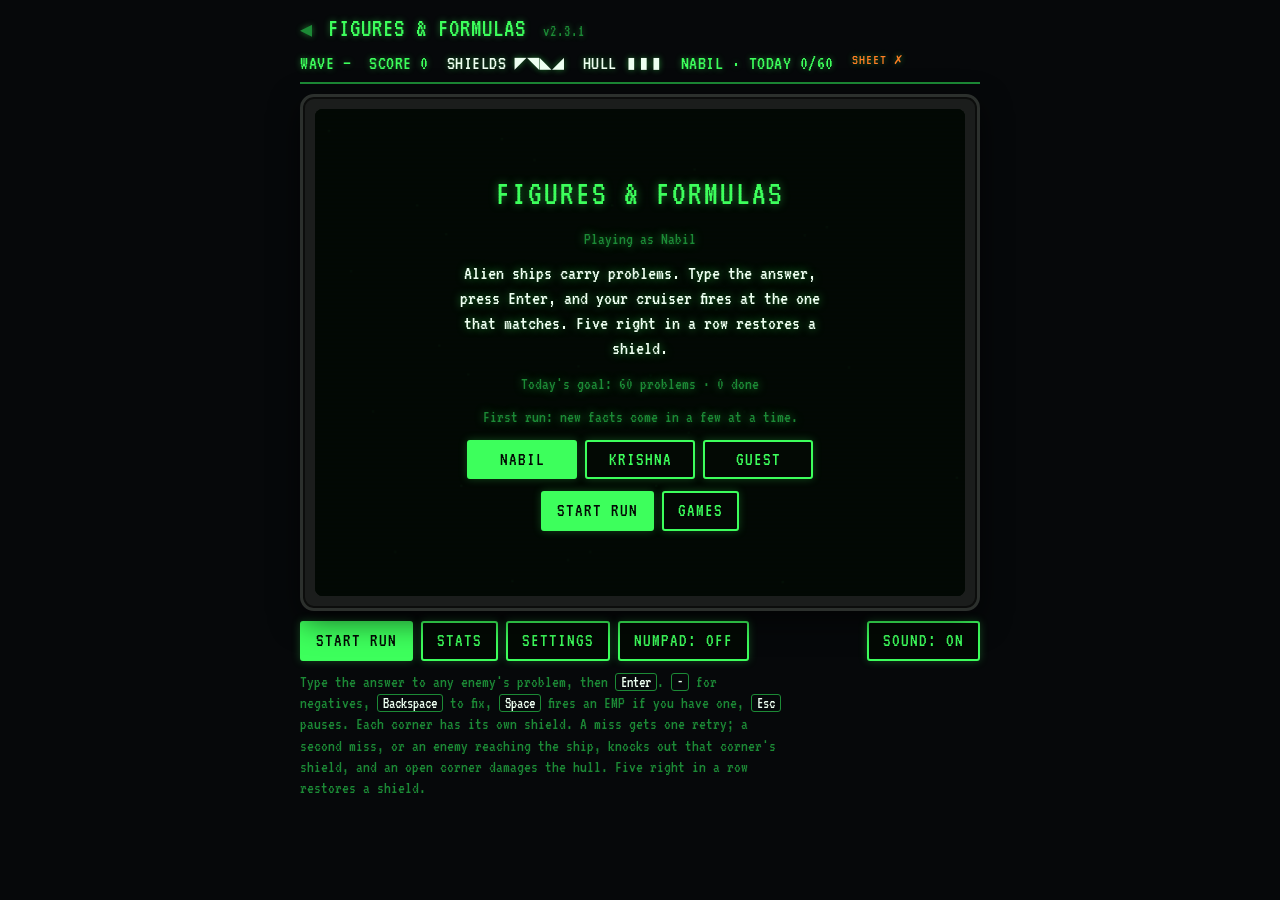
<file: web/shooter/index.html>
<!doctype html>
<html lang="en">
<head>
<meta charset="utf-8">
<meta name="viewport" content="width=device-width,initial-scale=1,viewport-fit=cover">
<title>Figures &amp; Formulas</title>
<meta name="description" content="A MasterType-style math fluency game with a spaced-repetition scheduler.">
<meta name="theme-color" content="#06080a">
<meta name="apple-mobile-web-app-capable" content="yes">
<meta name="apple-mobile-web-app-status-bar-style" content="black-translucent">
<meta name="apple-mobile-web-app-title" content="Figures">
<link rel="manifest" href="../manifest.webmanifest">
<link rel="icon" href="../icons/icon-192.png">
<link rel="apple-touch-icon" href="../icons/apple-touch-icon.png">
<link rel="preconnect" href="https://fonts.googleapis.com">
<link rel="preconnect" href="https://fonts.gstatic.com" crossorigin>
<link rel="stylesheet" href="https://fonts.googleapis.com/css2?family=VT323&display=swap">
<link rel="stylesheet" href="../css/theme.css?v=__BUILD__">
</head>
<body>
<div class="console">
  <header class="hud">
    <div class="brand"><a href="../" class="home" title="Back to the hub">◀</a> FIGURES &amp; FORMULAS <span class="ver" id="ver">v2</span></div>
    <div class="hud-stats">
      <span id="hudWave">WAVE —</span>
      <span id="hudScore">SCORE 0</span>
      <span id="hudHp" class="hp">SHIELDS ◤◥◣◢</span>
      <span id="hudHull" class="hp">HULL ▮▮▮</span>
      <span id="hudGoal">TODAY 0/60</span>
      <span id="hudSync" class="sync" title="Progress is saved in this browser">LOCAL</span>
    </div>
  </header>

  <div class="bezel">
    <div class="screenwrap">
      <input id="kb" type="text" inputmode="none" autocomplete="off" autocorrect="off" autocapitalize="off" spellcheck="false" aria-label="Answer input" tabindex="-1">
      <canvas id="screen" width="560" height="420" aria-label="Game screen: a ship at the center, enemies approaching from the corners"></canvas>
      <div class="scan"></div>
      <div id="overlay" class="overlay"></div>
    </div>
  </div>

  <div class="numpad" id="numpad" hidden>
    <button data-k="7">7</button><button data-k="8">8</button><button data-k="9">9</button><button data-k="-">−</button>
    <button data-k="4">4</button><button data-k="5">5</button><button data-k="6">6</button><button data-k="bs">⌫</button>
    <button data-k="1">1</button><button data-k="2">2</button><button data-k="3">3</button><button data-k="emp">EMP</button>
    <button data-k="0">0</button><button data-k="fire" class="fire">FIRE</button><button data-k="pause">❚❚</button>
  </div>

  <div class="controls">
    <div class="grp">
      <button id="btnStart" class="primary">Start run</button>
      <button id="btnStats">Stats</button>
      <button id="btnSettings">Settings</button>
      <button id="btnPad">Numpad</button>
    </div>
    <div class="grp">
      <button id="btnSound">Sound: on</button>
    </div>
  </div>
  <p class="help">Type the answer to any enemy's problem, then <kbd>Enter</kbd>. <kbd>-</kbd> for negatives, <kbd>Backspace</kbd> to fix, <kbd>Space</kbd> fires an EMP if you have one, <kbd>Esc</kbd> pauses. Each corner has its own shield. A miss gets one retry; a second miss, or an enemy reaching the ship, knocks out that corner's shield, and an open corner damages the hull. Five right in a row restores a shield.</p>
</div>

<div id="panel" class="panel" hidden><div class="panel-in" id="panelIn"></div></div>
<script src="../config.js?v=__BUILD__"></script>
<script src="../js/facts.js?v=__BUILD__"></script>
<script src="../js/scheduler.js?v=__BUILD__"></script>
<script src="../js/store.js?v=__BUILD__"></script>
<script src="../js/player.js?v=__BUILD__"></script>
<script src="../js/sync.js?v=__BUILD__"></script>
<script src="game.js?v=__BUILD__"></script>
</body>
</html>
</file>
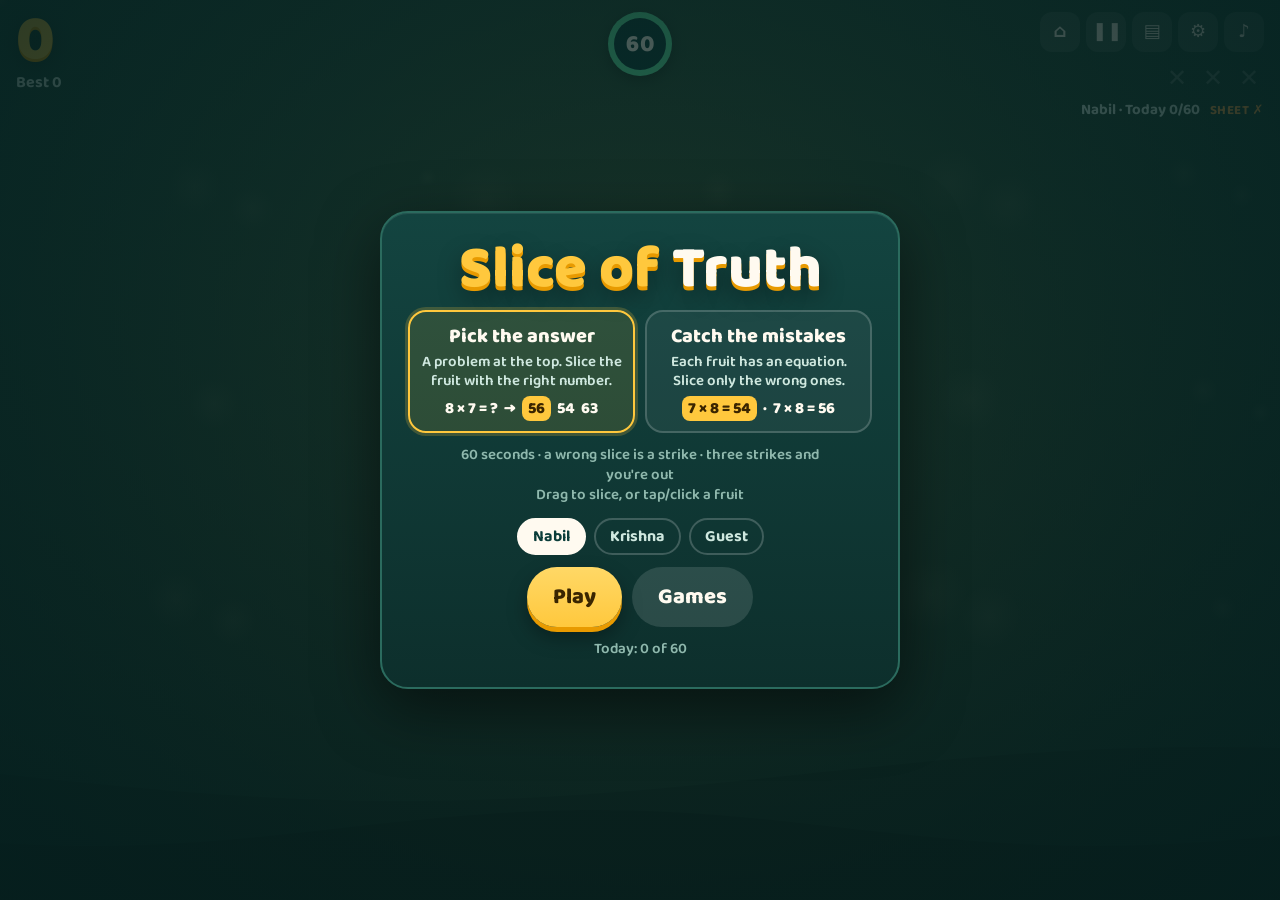
<file: web/slice/index.html>
<!doctype html>
<html lang="en">
<head>
<meta charset="utf-8">
<meta name="viewport" content="width=device-width,initial-scale=1,viewport-fit=cover,user-scalable=no">
<title>Slice of Truth</title>
<meta name="description" content="Equations fly up on fruit. Slice the false ones.">
<meta name="theme-color" content="#0b3d3a">
<meta name="apple-mobile-web-app-capable" content="yes">
<meta name="apple-mobile-web-app-status-bar-style" content="black-translucent">
<meta name="apple-mobile-web-app-title" content="Slice">
<link rel="manifest" href="../manifest.webmanifest">
<link rel="icon" href="../icons/icon-192.png">
<link rel="apple-touch-icon" href="../icons/apple-touch-icon.png">
<link rel="preconnect" href="https://fonts.googleapis.com">
<link rel="preconnect" href="https://fonts.gstatic.com" crossorigin>
<link rel="stylesheet" href="https://fonts.googleapis.com/css2?family=Baloo+2:wght@600;700;800&display=swap">
<style>
/* Layout: one full-screen canvas; HUD floats over the top edge; title/result cards and panels sit over the play field.
   Single look by choice: a dusky orchard at evening, warm fruit against deep teal. */
:root{
  --sky-top:#0b3d3a; --sky-bot:#06201f; --glow:#1f6f5c;
  --ink:#fffaf0; --ink-soft:#cfe8df; --ink-dim:#8fb8ad;
  --gold:#ffc83d; --gold-deep:#e89a00; --red:#ff4d5e; --mint:#5ef0a8;
  --card:#0d2f2c; --card-edge:#2b6b5e;
  --font:'Baloo 2',ui-rounded,'SF Pro Rounded',system-ui,-apple-system,'Segoe UI',sans-serif;
  color-scheme:dark;
}
*{box-sizing:border-box}
[hidden]{display:none!important}
html,body{height:100%;margin:0;overflow:hidden;background:var(--sky-bot);color:var(--ink);font-family:var(--font);
  -webkit-user-select:none;user-select:none;-webkit-tap-highlight-color:transparent;overscroll-behavior:none}
canvas#slice{position:fixed;inset:0;width:100vw;height:100dvh;touch-action:none;cursor:crosshair;display:block}

/* HUD */
.hud{position:fixed;left:0;right:0;top:0;z-index:5;display:flex;justify-content:space-between;align-items:flex-start;gap:12px;pointer-events:none;
  padding:calc(env(safe-area-inset-top,0px) + 12px) max(16px,env(safe-area-inset-right,0px)) 0 max(16px,env(safe-area-inset-left,0px))}
.hud > *{pointer-events:auto}
.scorebox{display:flex;flex-direction:column;line-height:.9}
.score{font-size:clamp(40px,7vw,64px);font-weight:800;color:var(--gold);text-shadow:0 3px 0 var(--gold-deep),0 6px 18px rgba(0,0,0,.45);font-variant-numeric:tabular-nums}
.best{font-size:16px;font-weight:700;color:var(--ink-soft);margin-top:6px}
.center{position:absolute;left:50%;transform:translateX(-50%);top:calc(env(safe-area-inset-top,0px) + 12px);display:flex;flex-direction:column;align-items:center;gap:6px}
.timer{--p:1;width:64px;height:64px;border-radius:50%;display:grid;place-items:center;
  background:conic-gradient(var(--mint) calc(var(--p)*360deg),rgba(255,255,255,.12) 0);box-shadow:0 4px 14px rgba(0,0,0,.35)}
.timer.low{background:conic-gradient(var(--red) calc(var(--p)*360deg),rgba(255,255,255,.12) 0)}
.timer span{width:52px;height:52px;border-radius:50%;background:var(--sky-top);display:grid;place-items:center;font-size:24px;font-weight:800;font-variant-numeric:tabular-nums}
.combo{font-size:22px;font-weight:800;color:var(--gold);min-height:26px;text-shadow:0 2px 0 var(--gold-deep)}
.right{display:flex;flex-direction:column;align-items:flex-end;gap:8px}
.strikes{display:flex;gap:6px}
.strikes i{width:30px;height:30px;display:grid;place-items:center;font-style:normal;font-size:24px;font-weight:800;color:rgba(255,255,255,.25)}
.strikes i.on{color:var(--red);text-shadow:0 0 12px rgba(255,77,94,.7)}
.meta{display:flex;gap:10px;align-items:center;font-size:15px;font-weight:700;color:var(--ink-soft)}
.sync{font-size:13px;letter-spacing:.5px;color:var(--ink-dim)} .sync.ok{color:var(--mint)} .sync.err{color:#ffa94d} .sync.busy{color:var(--gold)}
.tools{display:flex;gap:6px}
.icon{width:40px;height:40px;border-radius:12px;border:0;background:rgba(255,255,255,.12);color:var(--ink);font:inherit;font-size:18px;font-weight:800;cursor:pointer;display:grid;place-items:center;text-decoration:none}
.icon:hover{background:rgba(255,255,255,.2)}
.icon:focus-visible,button:focus-visible{outline:3px solid var(--gold);outline-offset:2px}

/* Cards (title, results) */
.overlay{position:fixed;inset:0;z-index:10;display:grid;place-items:center;padding:24px max(16px,env(safe-area-inset-right,0px)) 24px max(16px,env(safe-area-inset-left,0px));background:radial-gradient(ellipse at center,rgba(6,32,31,.55),rgba(6,32,31,.85))}
.card{width:min(520px,100%);background:linear-gradient(180deg,#134440,var(--card));border:2px solid var(--card-edge);border-radius:28px;padding:28px 26px;text-align:center;
  box-shadow:0 20px 60px rgba(0,0,0,.5),inset 0 1px 0 rgba(255,255,255,.08);display:flex;flex-direction:column;gap:12px;align-items:center}
.card h1{margin:0;font-size:clamp(40px,8vw,60px);line-height:.95;font-weight:800;color:var(--gold);text-shadow:0 4px 0 var(--gold-deep),0 10px 24px rgba(0,0,0,.4);text-wrap:balance}
.card h1 em{font-style:normal;color:var(--ink)}
.card p{margin:0;font-size:19px;line-height:1.35;color:var(--ink-soft);max-width:40ch;font-weight:600}
.card p b{color:var(--ink)}
.card .small{font-size:15px;color:var(--ink-dim)}
.modes{display:grid;grid-template-columns:1fr 1fr;gap:10px;width:100%}
.modes button{display:flex;flex-direction:column;gap:4px;align-items:center;text-align:center;border:2px solid rgba(255,255,255,.18);background:rgba(255,255,255,.05);color:var(--ink-soft);border-radius:18px;padding:12px 10px;cursor:pointer;font-weight:600;font-size:15px;line-height:1.25}
.modes button b{font-size:20px;color:var(--ink);font-weight:800}
.modes button code{font-family:inherit;font-weight:800;font-size:16px;color:var(--ink);margin-top:4px}
.modes button code u{text-decoration:none;background:var(--gold);color:#3a2500;border-radius:8px;padding:0 6px}
.modes button.on{border-color:var(--gold);background:rgba(255,200,61,.12);box-shadow:0 0 0 3px rgba(255,200,61,.2)}
@media (max-width:520px){.modes{grid-template-columns:1fr}}
.how{display:grid;grid-template-columns:1fr 1fr;gap:10px;width:100%;margin:4px 0}
.how div{border-radius:16px;padding:10px;font-size:16px;font-weight:700;line-height:1.2}
.how .yes{background:rgba(94,240,168,.12);border:2px solid rgba(94,240,168,.45);color:var(--mint)}
.how .no{background:rgba(255,77,94,.1);border:2px solid rgba(255,77,94,.4);color:#ff8b96}
.how code{display:block;font-family:inherit;font-size:20px;color:var(--ink);margin-top:2px}
.bigstats{display:grid;grid-template-columns:repeat(3,1fr);gap:8px;width:100%}
.bigstats div{background:rgba(255,255,255,.06);border-radius:16px;padding:10px 6px}
.bigstats b{display:block;font-size:30px;line-height:1;color:var(--ink);font-variant-numeric:tabular-nums}
.bigstats span{font-size:14px;color:var(--ink-dim);font-weight:700}
.row{display:flex;flex-wrap:wrap;gap:10px;justify-content:center}
button{font:inherit}
.btn{border:0;border-radius:999px;padding:12px 26px;font-size:22px;font-weight:800;cursor:pointer;color:#3a2500;background:linear-gradient(180deg,#ffd866,var(--gold));box-shadow:0 5px 0 var(--gold-deep),0 10px 20px rgba(0,0,0,.35);transition:transform .08s}
.btn:active{transform:translateY(3px);box-shadow:0 2px 0 var(--gold-deep)}
.btn.ghost{background:rgba(255,255,255,.12);color:var(--ink);box-shadow:none}
.players{display:flex;gap:8px;justify-content:center}
.players button{border:2px solid rgba(255,255,255,.2);background:transparent;color:var(--ink-soft);border-radius:999px;padding:4px 14px;font-size:16px;font-weight:700;cursor:pointer}
.players button.on{background:var(--ink);color:var(--sky-top);border-color:var(--ink)}

/* Panels (stats, settings) */
.panel{position:fixed;inset:0;z-index:20;overflow:auto;background:rgba(6,32,31,.97);padding:calc(env(safe-area-inset-top,0px) + 16px) max(16px,env(safe-area-inset-right,0px)) 24px max(16px,env(safe-area-inset-left,0px))}
.panel-in{max-width:640px;margin:0 auto;display:flex;flex-direction:column;gap:12px;min-width:0}
.panel h2{margin:0;font-size:34px;font-weight:800;color:var(--gold)}
.panel h3{margin:10px 0 0;font-size:20px;font-weight:800;color:var(--ink)}
.panel p{margin:0;color:var(--ink-soft);font-size:16px}
.panel .muted{color:var(--ink-dim);font-size:15px}
.tiles{display:grid;grid-template-columns:repeat(auto-fit,minmax(140px,1fr));gap:10px}
.tile{background:rgba(255,255,255,.06);border-radius:16px;padding:12px}
.tile .k{font-size:14px;color:var(--ink-dim);font-weight:700}
.tile .v{font-size:34px;font-weight:800;line-height:1;color:var(--ink)}
.tile .s{font-size:14px;color:var(--ink-dim)}
.wrap{overflow-x:auto}
table{border-collapse:collapse;width:100%;font-variant-numeric:tabular-nums;font-size:16px}
th,td{text-align:left;padding:6px 8px;border-bottom:1px solid rgba(255,255,255,.08)}
th{color:var(--ink-dim);font-size:13px;text-transform:uppercase;letter-spacing:.5px}
td.num{text-align:right}
label.opt{display:flex;align-items:center;gap:10px;font-size:17px;font-weight:600;color:var(--ink)}
input[type=checkbox]{width:20px;height:20px;accent-color:var(--gold)}
input[type=number],select{font:inherit;font-size:16px;background:rgba(255,255,255,.08);color:var(--ink);border:1px solid rgba(255,255,255,.2);border-radius:10px;padding:4px 8px}
input[type=number]{width:80px}
@media (max-width:520px){.timer{width:54px;height:54px}.timer span{width:44px;height:44px;font-size:20px}.meta .goal{display:none}.icon{width:36px;height:36px}}
</style>
</head>
<body>
<canvas id="slice" aria-label="Fruit carrying equations fly up; slice the false ones"></canvas>

<header class="hud">
  <div class="scorebox"><div class="score" id="hudScore">0</div><div class="best" id="hudBest">Best 0</div></div>
  <div class="center"><div class="timer" id="hudTimer"><span id="hudTime">60</span></div><div class="combo" id="hudCombo"></div></div>
  <div class="right">
    <div class="tools">
      <a class="icon" href="../" title="Back to games" aria-label="Back to games">⌂</a>
      <button class="icon" id="btnPause" title="Pause" aria-label="Pause">❚❚</button>
      <button class="icon" id="btnStats" title="Stats" aria-label="Stats">▤</button>
      <button class="icon" id="btnSettings" title="Settings" aria-label="Settings">⚙</button>
      <button class="icon" id="btnSound" title="Sound" aria-label="Sound">♪</button>
    </div>
    <div class="strikes" id="hudStrikes" aria-label="Strikes"><i>✕</i><i>✕</i><i>✕</i></div>
    <div class="meta"><span class="goal" id="hudGoal">Today 0/60</span><span class="sync" id="hudSync">LOCAL</span></div>
  </div>
</header>

<div id="overlay" class="overlay"></div>
<div id="panel" class="panel" hidden><div class="panel-in" id="panelIn"></div></div>
<span id="ver" hidden></span>

<script src="../config.js?v=__BUILD__"></script>
<script src="../js/facts.js?v=__BUILD__"></script>
<script src="../js/scheduler.js?v=__BUILD__"></script>
<script src="../js/store.js?v=__BUILD__"></script>
<script src="../js/player.js?v=__BUILD__"></script>
<script src="../js/sync.js?v=__BUILD__"></script>
<script src="slice.js?v=__BUILD__"></script>
</body>
</html>
</file>
<file: web/css/kit.css>
/* Shared structure for the newer games. Each page sets its own look with these tokens:
   --bg --ink --ink-soft --ink-dim --accent --accent-ink --accent-deep --card --card-edge --font --font-num */
*{box-sizing:border-box}
[hidden]{display:none!important}
html,body{height:100%;margin:0;overflow:hidden;background:var(--bg);color:var(--ink);font-family:var(--font);
  -webkit-user-select:none;user-select:none;-webkit-tap-highlight-color:transparent;overscroll-behavior:none}
canvas.stage{position:fixed;inset:0;width:100vw;height:100dvh;display:block;touch-action:none}
.hud{position:fixed;left:0;right:0;top:0;z-index:5;display:flex;justify-content:space-between;align-items:flex-start;gap:12px;pointer-events:none;
  padding:calc(env(safe-area-inset-top,0px) + 12px) max(16px,env(safe-area-inset-right,0px)) 0 max(16px,env(safe-area-inset-left,0px))}
.hud > *{pointer-events:auto}
.scorebox{display:flex;flex-direction:column;line-height:.95}
.score{font-family:var(--font-num,var(--font));font-size:clamp(34px,6vw,54px);font-weight:800;color:var(--accent);font-variant-numeric:tabular-nums}
.sub{font-size:15px;font-weight:700;color:var(--ink-soft);margin-top:4px}
.mid{position:absolute;left:50%;transform:translateX(-50%);top:calc(env(safe-area-inset-top,0px) + 12px);display:flex;flex-direction:column;align-items:center;gap:4px}
.clock{font-family:var(--font-num,var(--font));font-size:28px;font-weight:800;min-width:64px;text-align:center;padding:4px 14px;border-radius:999px;background:var(--card);border:2px solid var(--card-edge);font-variant-numeric:tabular-nums}
.clock.low{color:#e5484d;border-color:#e5484d}
.right{display:flex;flex-direction:column;align-items:flex-end;gap:6px}
.tools{display:flex;gap:6px}
.icon{width:40px;height:40px;border-radius:12px;border:2px solid var(--card-edge);background:var(--card);color:var(--ink);font:inherit;font-size:18px;font-weight:800;cursor:pointer;display:grid;place-items:center;text-decoration:none}
.meta{font-size:14px;font-weight:700;color:var(--ink-soft);display:flex;gap:10px;align-items:center}
.sync{font-size:12px;letter-spacing:.5px;color:var(--ink-dim)} .sync.ok{color:#2f9e44} .sync.err{color:#e8590c} .sync.busy{color:var(--accent)}
.overlay{position:fixed;inset:0;z-index:10;display:grid;place-items:center;padding:24px max(16px,env(safe-area-inset-right,0px)) 24px max(16px,env(safe-area-inset-left,0px));background:var(--scrim,rgba(0,0,0,.35))}
.card{width:min(520px,100%);background:var(--card);border:2px solid var(--card-edge);border-radius:var(--radius,26px);padding:26px 24px;text-align:center;
  box-shadow:0 20px 60px rgba(0,0,0,.25);display:flex;flex-direction:column;gap:12px;align-items:center}
.card h1{margin:0;font-size:clamp(34px,7vw,52px);line-height:1;font-weight:800;color:var(--accent-deep,var(--accent));text-wrap:balance}
.card p{margin:0;font-size:18px;line-height:1.35;color:var(--ink-soft);max-width:40ch;font-weight:600}
.card p b{color:var(--ink)}
.card .small{font-size:15px;color:var(--ink-dim)}
.bigstats{display:grid;grid-template-columns:repeat(3,1fr);gap:8px;width:100%}
.bigstats div{background:var(--tile,rgba(0,0,0,.05));border-radius:16px;padding:10px 6px}
.bigstats b{display:block;font-size:30px;line-height:1;color:var(--ink);font-variant-numeric:tabular-nums}
.bigstats span{font-size:14px;color:var(--ink-dim);font-weight:700}
.row{display:flex;flex-wrap:wrap;gap:10px;justify-content:center}
.btn{font:inherit;border:0;border-radius:999px;padding:11px 26px;font-size:21px;font-weight:800;cursor:pointer;color:var(--accent-ink);background:var(--accent);box-shadow:0 4px 0 var(--accent-deep);text-decoration:none}
.btn:active{transform:translateY(3px);box-shadow:0 1px 0 var(--accent-deep)}
.btn.ghost{background:transparent;color:var(--ink);box-shadow:inset 0 0 0 2px var(--card-edge)}
.btn:focus-visible,.icon:focus-visible,.keypad button:focus-visible{outline:3px solid var(--accent);outline-offset:2px}
.players{display:flex;gap:8px;justify-content:center}
.players button{font:inherit;border:2px solid var(--card-edge);background:transparent;color:var(--ink-soft);border-radius:999px;padding:4px 14px;font-size:16px;font-weight:700;cursor:pointer}
.players button.on{background:var(--ink);color:var(--card);border-color:var(--ink)}
.keypad{position:fixed;left:50%;transform:translateX(-50%);bottom:calc(env(safe-area-inset-bottom,0px) + 14px);z-index:6;display:grid;grid-template-columns:repeat(4,1fr);gap:8px;width:min(440px,calc(100vw - 32px))}
.keypad button{font:inherit;font-family:var(--font-num,var(--font));font-size:26px;font-weight:800;padding:12px 0;border-radius:14px;border:2px solid var(--card-edge);background:var(--card);color:var(--ink);cursor:pointer;touch-action:manipulation}
.keypad button:active{transform:translateY(2px)}
.keypad .go{grid-column:4;grid-row:1 / span 4;background:var(--accent);color:var(--accent-ink);border-color:var(--accent-deep)}
.keypad button[data-k="7"]{grid-column:1}
@media (max-width:520px){.icon{width:36px;height:36px}.meta .goal{display:none}}
</file>
<file: web/css/theme.css>
/* Layout: a single-screen CRT console. HUD strip on top, a 4:3 phosphor screen in a bezel,
   a control row beneath, and HTML overlays (title, shop, pause, game over, stats) over the screen.
   Single theme by choice: a monitor is dark whatever the room's theme is. */
:root{
  --bg:#06080a;
  --bezel:#1b1d1c;
  --bezel-edge:#2c302d;
  --screen:#030904;
  --phos:#3dff5c;
  --phos-dim:#1c8a36;
  --phos-faint:#0d3a19;
  --white:#eefff1;
  --orange:#ff7f24;
  --blue:#4fa8ff;
  --violet:#d35cff;
  --danger:#ff4a4a;
  --warn:#ffd43b;
  --font-mono:'VT323',"Courier New",ui-monospace,monospace;
  color-scheme:dark;
}
html,body{height:100%}
body{
  margin:0;background:var(--bg);color:var(--phos);
  font-family:var(--font-mono);font-size:20px;line-height:1.25;
  padding-left:max(16px,env(safe-area-inset-left,0px));
  padding-right:max(16px,env(safe-area-inset-right,0px));
  padding-block:12px;
  display:flex;justify-content:center;
}
*{box-sizing:border-box}
[hidden]{display:none!important}
img{max-width:100%}
.console{width:100%;max-width:680px;display:flex;flex-direction:column;gap:10px;min-width:0}
.hud,.bezel,.controls,.numpad{user-select:none;-webkit-user-select:none}
.hud{display:flex;flex-wrap:wrap;justify-content:space-between;align-items:baseline;gap:6px 16px;
  border-bottom:2px solid var(--phos-dim);padding-bottom:6px;text-shadow:0 0 6px rgba(61,255,92,.45)}
.brand{font-size:26px;letter-spacing:1px;text-wrap:balance}
.brand .home{color:var(--phos-dim);text-decoration:none;font-size:20px;margin-right:4px}
.brand .home:hover{color:var(--phos)}
.brand .ver{font-size:16px;color:var(--phos-dim);margin-left:6px}
.hud-stats{display:flex;flex-wrap:wrap;gap:4px 18px;font-variant-numeric:tabular-nums;letter-spacing:.5px}
.hud-stats .hp{color:var(--white)}
.hud-stats .lo{color:var(--danger)}
.bezel{position:relative;background:var(--bezel);border:3px solid var(--bezel-edge);border-radius:14px;padding:12px;
  box-shadow:inset 0 0 0 2px #0c0d0c,0 10px 30px rgba(0,0,0,.6)}
.screenwrap{position:relative;width:100%;aspect-ratio:4/3;max-width:100%;background:var(--screen);
  border-radius:8px;overflow:hidden;box-shadow:inset 0 0 40px rgba(61,255,92,.12),inset 0 0 6px #000}
canvas#screen{display:block;width:100%;height:100%}
.scan{position:absolute;inset:0;pointer-events:none;
  background:repeating-linear-gradient(to bottom,rgba(0,0,0,0) 0 2px,rgba(0,0,0,.28) 2px 4px);
  mix-blend-mode:multiply}
.overlay{position:absolute;inset:0;display:flex;flex-direction:column;align-items:center;justify-content:center;
  gap:12px;padding:16px;text-align:center;background:rgba(3,9,4,.86);text-shadow:0 0 8px rgba(61,255,92,.5)}
.overlay h2{margin:0;font-size:34px;font-weight:400;letter-spacing:2px;text-wrap:balance}
.overlay p{margin:0;max-width:46ch;color:var(--white)}
.overlay .muted{color:var(--phos-dim);font-size:17px}
.row{display:flex;flex-wrap:wrap;gap:8px;justify-content:center}
button{font:inherit;font-size:19px;letter-spacing:1px;background:var(--screen);color:var(--phos);
  border:2px solid var(--phos);padding:6px 14px;cursor:pointer;text-transform:uppercase;border-radius:3px;
  box-shadow:0 0 8px rgba(61,255,92,.25)}
button:hover{background:var(--phos-faint)}
button:focus-visible{outline:2px solid var(--white);outline-offset:2px}
button.primary{background:var(--phos);color:var(--screen)}
button.primary:hover{background:var(--white)}
button:disabled{opacity:.4;cursor:default}
button.danger{border-color:var(--danger);color:var(--danger)}
.players button{min-width:110px}
.shopgrid{display:grid;grid-template-columns:repeat(auto-fit,minmax(130px,1fr));gap:8px;width:100%;max-width:520px}
.shopgrid button{display:flex;flex-direction:column;gap:2px;padding:8px;text-transform:none;letter-spacing:0;line-height:1.1}
.shopgrid button b{font-weight:400;text-transform:uppercase;letter-spacing:1px}
.shopgrid button small{font-size:15px;color:var(--phos-dim)}
.shopgrid button .cost{color:var(--warn)}
.controls{display:flex;flex-wrap:wrap;gap:8px;justify-content:space-between;align-items:center}
.controls .grp{display:flex;flex-wrap:wrap;gap:8px}
.help{margin:0;color:var(--phos-dim);font-size:17px;max-width:70ch}
.numpad{display:grid;grid-template-columns:repeat(4,1fr);gap:6px}
.numpad button{font-size:24px;padding:10px 0}
.numpad .fire{grid-column:span 2;background:var(--phos);color:var(--screen)}
kbd{border:1px solid var(--phos-dim);padding:0 5px;border-radius:3px;font:inherit;font-size:16px;color:var(--white)}
.sync{color:var(--phos-dim);font-size:15px;letter-spacing:1px}
.sync.ok{color:var(--phos)} .sync.err{color:var(--orange)} .sync.busy{color:var(--warn)}
select{font:inherit;background:var(--screen);color:var(--phos);border:1px solid var(--phos-dim);padding:2px 6px}
.fam-mul{color:var(--violet)} .fam-div{color:var(--warn)} .fam-negmul{color:var(--danger)}
/* stats + settings panel */
#kb{position:absolute;left:0;top:0;width:1px;height:1px;opacity:0;font-size:16px;border:0;padding:0;pointer-events:none;caret-color:transparent}
.panel{position:fixed;inset:0;z-index:20;overflow:auto;background:var(--bg);
  padding-left:max(16px,env(safe-area-inset-left,0px));padding-right:max(16px,env(safe-area-inset-right,0px));
  padding-block:16px}
.panel-in{max-width:680px;margin:0 auto;display:flex;flex-direction:column;gap:14px;min-width:0}
.panel .muted{color:var(--phos-dim);font-size:17px;margin:0;max-width:70ch}
.panel h2{margin:0;font-size:30px;font-weight:400;letter-spacing:2px}
.panel h3{margin:14px 0 4px;font-size:22px;font-weight:400;color:var(--white);letter-spacing:1px}
.panel table{border-collapse:collapse;width:100%;font-variant-numeric:tabular-nums}
.panel th,.panel td{text-align:left;padding:4px 8px;border-bottom:1px solid var(--phos-faint)}
.panel th{color:var(--phos-dim);font-weight:400;text-transform:uppercase;font-size:15px;letter-spacing:1px}
.panel td.num{text-align:right}
.tilerow{display:grid;grid-template-columns:repeat(auto-fit,minmax(120px,1fr));gap:8px}
.tile{border:1px solid var(--phos-dim);padding:8px 10px}
.tile .k{color:var(--phos-dim);font-size:15px;text-transform:uppercase;letter-spacing:1px}
.tile .v{font-size:30px;color:var(--white);line-height:1}
.tile .s{font-size:15px;color:var(--phos-dim)}
.bars{display:flex;gap:3px;align-items:flex-end;height:46px}
.bars div{flex:1;background:var(--phos-dim);min-width:3px}
.bars div.today{background:var(--phos)}
.leech{color:var(--orange)}
textarea{width:100%;min-height:90px;font:inherit;font-size:15px;background:var(--screen);color:var(--phos);
  border:1px solid var(--phos-dim);padding:6px;resize:vertical}
textarea:focus-visible,input:focus-visible{outline:2px solid var(--white);outline-offset:1px}
label.opt{display:flex;align-items:center;gap:8px;color:var(--white)}
input[type=number]{font:inherit;background:var(--screen);color:var(--phos);border:1px solid var(--phos-dim);width:70px;padding:2px 6px}
input[type=checkbox]{width:18px;height:18px;accent-color:var(--phos)}
.wrap{overflow-x:auto}
.fam-add{color:var(--phos)} .fam-sub{color:var(--orange)} .fam-neg{color:var(--blue)}
.stage-fluent{color:var(--white)} .stage-review{color:var(--phos)} .stage-learning{color:var(--warn)} .stage-new{color:var(--phos-dim)}
@media (prefers-reduced-motion:reduce){ .scan{display:none} }
@media (max-width:480px){ body{font-size:18px} .brand{font-size:22px} .overlay h2{font-size:26px} button{font-size:17px;padding:6px 10px} }
html{padding-top:env(safe-area-inset-top,0px);padding-bottom:env(safe-area-inset-bottom,0px)}

/* ---- hub ---- */
.hub-intro{color:var(--white);max-width:60ch;margin:0}
.cards{display:grid;grid-template-columns:repeat(auto-fit,minmax(260px,1fr));gap:12px}
.card{display:flex;flex-direction:column;gap:8px;border:2px solid var(--phos-dim);padding:14px;background:var(--screen);color:var(--phos);text-decoration:none;
  box-shadow:inset 0 0 30px rgba(61,255,92,.06);min-width:0}
.card:hover{border-color:var(--phos);box-shadow:inset 0 0 30px rgba(61,255,92,.12),0 0 10px rgba(61,255,92,.25)}
.card:focus-visible{outline:2px solid var(--white);outline-offset:2px}
.card h2{margin:0;font-size:28px;font-weight:400;letter-spacing:1px;color:var(--white);text-wrap:balance}
.card p{margin:0;color:var(--phos-dim);font-size:17px}
.card .tag{align-self:flex-start;font-size:15px;letter-spacing:1px;text-transform:uppercase;border:1px solid var(--phos-dim);padding:1px 7px;color:var(--phos)}
.card canvas{width:100%;height:auto;aspect-ratio:16/7;max-width:100%;background:var(--screen);border:1px solid var(--phos-faint)}
.card .go{margin-top:auto;align-self:flex-start}
.statstrip{display:flex;flex-wrap:wrap;gap:4px 18px;color:var(--phos-dim);font-size:17px;font-variant-numeric:tabular-nums}
.statstrip b{color:var(--white);font-weight:400}
/* ---- slice game ---- */
canvas#slice{touch-action:none;cursor:crosshair}
.hud-stats .combo{color:var(--warn)}
</file>
